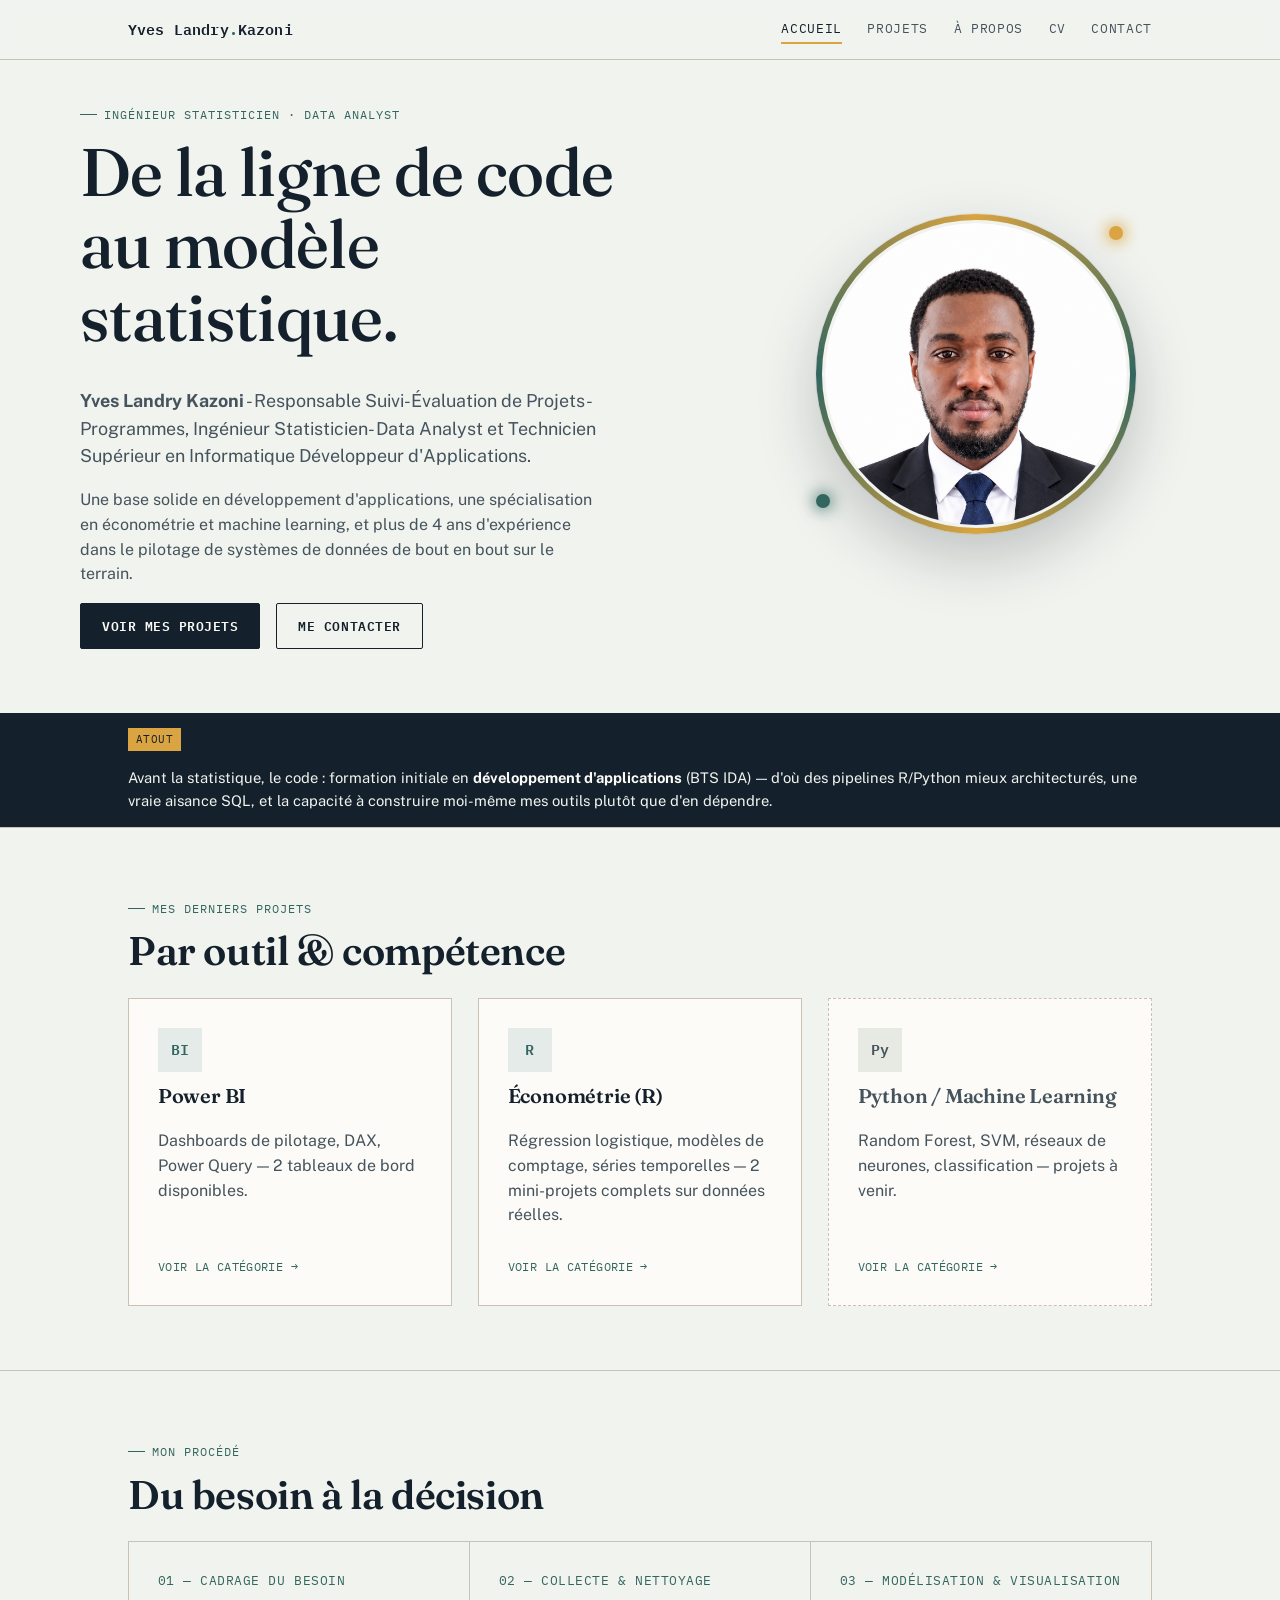
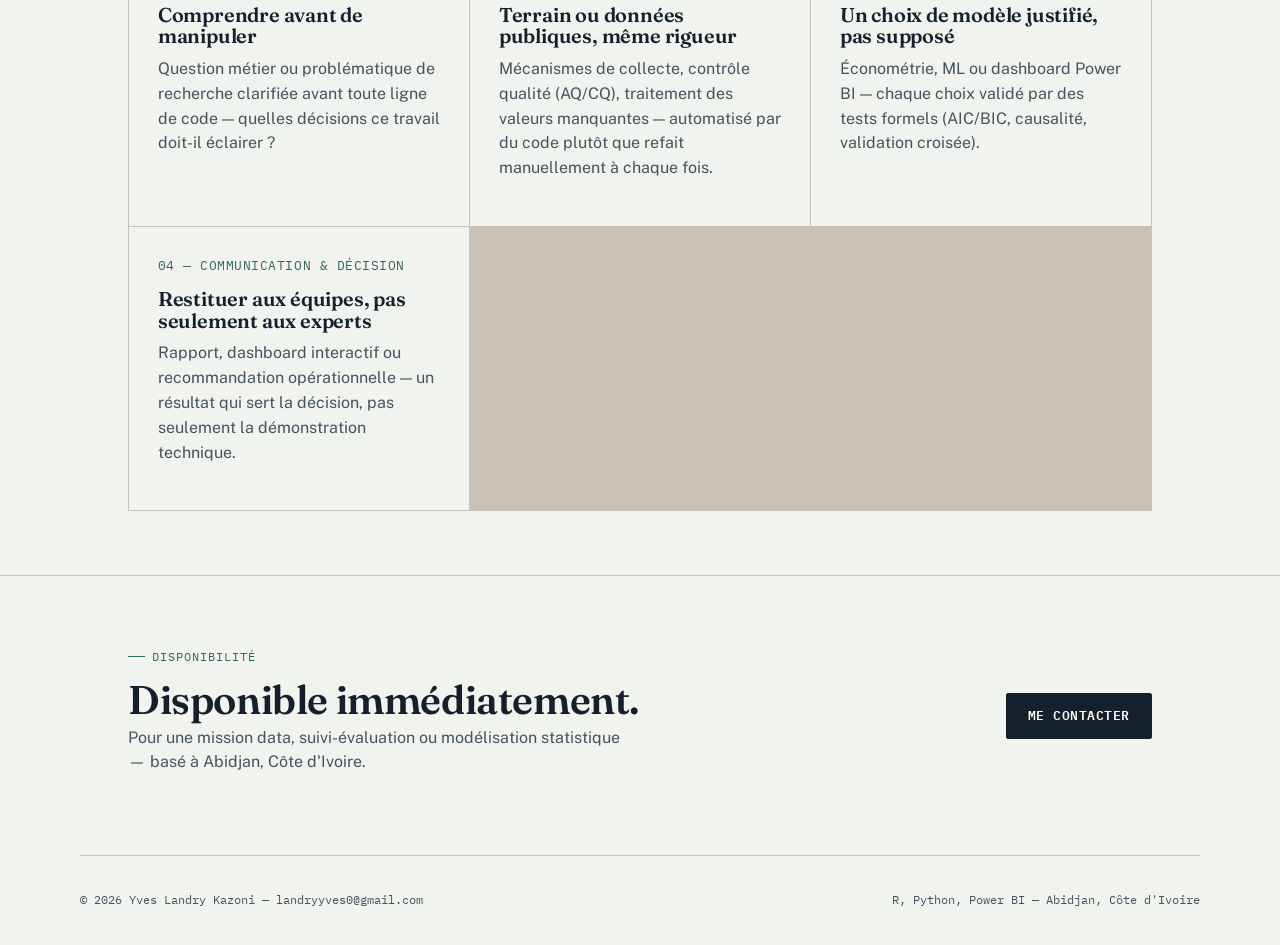
<file: index.html>
<!DOCTYPE html>
<html lang="fr">
<head>
<meta charset="UTF-8">
<meta name="viewport" content="width=device-width, initial-scale=1.0">
<title>Yves Landry Kazoni — Ingénieur Statisticien &amp; Data Analyst</title>
<meta name="description" content="Portfolio de Yves Landry Kazoni — Ingénieur Statisticien / Data Analyst. Économétrie, Power BI, développement — de la ligne de code au modèle statistique.">
<link rel="preconnect" href="https://fonts.googleapis.com">
<link href="https://fonts.googleapis.com/css2?family=Fraunces:opsz,wght@9..144,400..600&family=Public+Sans:wght@400;500;600&family=IBM+Plex+Mono:wght@400;500;600&display=swap" rel="stylesheet">
<link rel="stylesheet" href="style.css">
</head>
<body>

<header class="site-header">
  <nav class="nav wrap">
    <a href="index.html" class="brand">Yves Landry<span>.</span>Kazoni</a>
    <button class="nav-toggle" aria-expanded="false" aria-label="Ouvrir le menu">Menu</button>
    <ul class="nav-links">
      <li><a href="index.html" aria-current="page">Accueil</a></li>
      <li><a href="projets.html">Projets</a></li>
      <li><a href="a-propos.html">À propos</a></li>
      <li><a href="cv.html">CV</a></li>
      <li><a href="contact.html">Contact</a></li>
    </ul>
  </nav>
</header>

<main>
  <section class="hero wrap">

    <!-- Texte à gauche -->
    <div class="hero-content">
      <p class="eyebrow">
        Ingénieur Statisticien · Data Analyst
      </p>

      <h1>
        De la ligne de code<br>
        au modèle statistique.
      </h1>

      <p class="lede">
        <strong>Yves Landry Kazoni</strong> - Responsable
        Suivi-Évaluation de Projets-Programmes, Ingénieur Statisticien-
        Data Analyst et Technicien Supérieur en Informatique
        Développeur d'Applications.
      </p>

      <p class="description">
        Une base solide en développement d'applications, une spécialisation
        en économétrie et machine learning, et plus de 4 ans d'expérience
        dans le pilotage de systèmes de données de bout en bout sur le terrain.
      </p>

      <div class="hero-actions">
        <a href="#projets" class="btn btn-primary">
          Voir mes projets
        </a>

        <a href="#contact" class="btn btn-secondary">
          Me contacter
        </a>
      </div>
    </div>

    <!-- Photo à droite -->
    <div class="hero-photo">
      <div class="photo-frame">
        <img
          src="images/PhotoId.png"
          alt="Yves Landry Kazoni — Ingénieur Statisticien et Data Analyst"
        >
      </div>
    </div>

  </section>

  <section class="highlight-strip">
    <div class="wrap">
      <span class="badge-dev">Atout</span>
      <p>Avant la statistique, le code : formation initiale en <strong>développement
         d'applications</strong> (BTS IDA) — d'où des pipelines R/Python mieux
         architecturés, une vraie aisance SQL, et la capacité à construire
         moi-même mes outils plutôt que d'en dépendre.</p>
    </div>
  </section>

  <section class="section-border-top" id="projets">
    <div class="wrap">
      <p class="eyebrow">Mes derniers projets</p>
      <h2 style="margin-bottom:1.6rem;">Par outil &amp; compétence</h2>
      <div class="category-grid">

        <a href="powerbi.html" class="category-card">
          <span class="category-icon">BI</span>
          <h3>Power BI</h3>
          <p>Dashboards de pilotage, DAX, Power Query — 2 tableaux de bord
             disponibles.</p>
          <span class="cta">Voir la catégorie →</span>
        </a>

        <a href="econometrie.html" class="category-card">
          <span class="category-icon">R</span>
          <h3>Économétrie (R)</h3>
          <p>Régression logistique, modèles de comptage, séries temporelles —
             2 mini-projets complets sur données réelles.</p>
          <span class="cta">Voir la catégorie →</span>
        </a>

        <a href="machine-learning.html" class="category-card is-soon">
          <span class="category-icon">Py</span>
          <h3>Python / Machine Learning</h3>
          <p>Random Forest, SVM, réseaux de neurones, classification —
             projets à venir.</p>
          <span class="cta">Voir la catégorie →</span>
        </a>

      </div>
    </div>
  </section>

  <section class="section-border-top">
    <div class="wrap">
      <p class="eyebrow">Mon procédé</p>
      <h2 style="margin-bottom:1.6rem;">Du besoin à la décision</h2>
      <div class="pillars">
        <div class="pillar">
          <p class="mono">01 — Cadrage du besoin</p>
          <h3>Comprendre avant de manipuler</h3>
          <p>Question métier ou problématique de recherche clarifiée avant
             toute ligne de code — quelles décisions ce travail doit-il
             éclairer ?</p>
        </div>
        <div class="pillar">
          <p class="mono">02 — Collecte &amp; nettoyage</p>
          <h3>Terrain ou données publiques, même rigueur</h3>
          <p>Mécanismes de collecte, contrôle qualité (AQ/CQ), traitement des
             valeurs manquantes — automatisé par du code plutôt que refait
             manuellement à chaque fois.</p>
        </div>
        <div class="pillar">
          <p class="mono">03 — Modélisation &amp; visualisation</p>
          <h3>Un choix de modèle justifié, pas supposé</h3>
          <p>Économétrie, ML ou dashboard Power BI — chaque choix validé par
             des tests formels (AIC/BIC, causalité, validation croisée).</p>
        </div>
        <div class="pillar">
          <p class="mono">04 — Communication &amp; décision</p>
          <h3>Restituer aux équipes, pas seulement aux experts</h3>
          <p>Rapport, dashboard interactif ou recommandation opérationnelle —
             un résultat qui sert la décision, pas seulement la démonstration
             technique.</p>
        </div>
      </div>
    </div>
  </section>

  <section class="section-border-top" id="contact">
    <div class="wrap" style="display:flex; justify-content:space-between; align-items:center; flex-wrap:wrap; gap:1.2rem;">
      <div>
        <p class="eyebrow">Disponibilité</p>
        <h2 style="margin-bottom:0.3rem;">Disponible immédiatement.</h2>
        <p class="lede" style="max-width:50ch;">Pour une mission data, suivi-évaluation ou modélisation
           statistique — basé à Abidjan, Côte d'Ivoire.</p>
      </div>
      <a href="contact.html" class="btn btn-primary">Me contacter</a>
    </div>
  </section>

</main>

<footer class="site-footer wrap">
  <span>© 2026 Yves Landry Kazoni — landryyves0@gmail.com</span>
  <span>R, Python, Power BI — Abidjan, Côte d'Ivoire</span>
</footer>

<script src="script.js"></script>
</body>
</html>
</file>
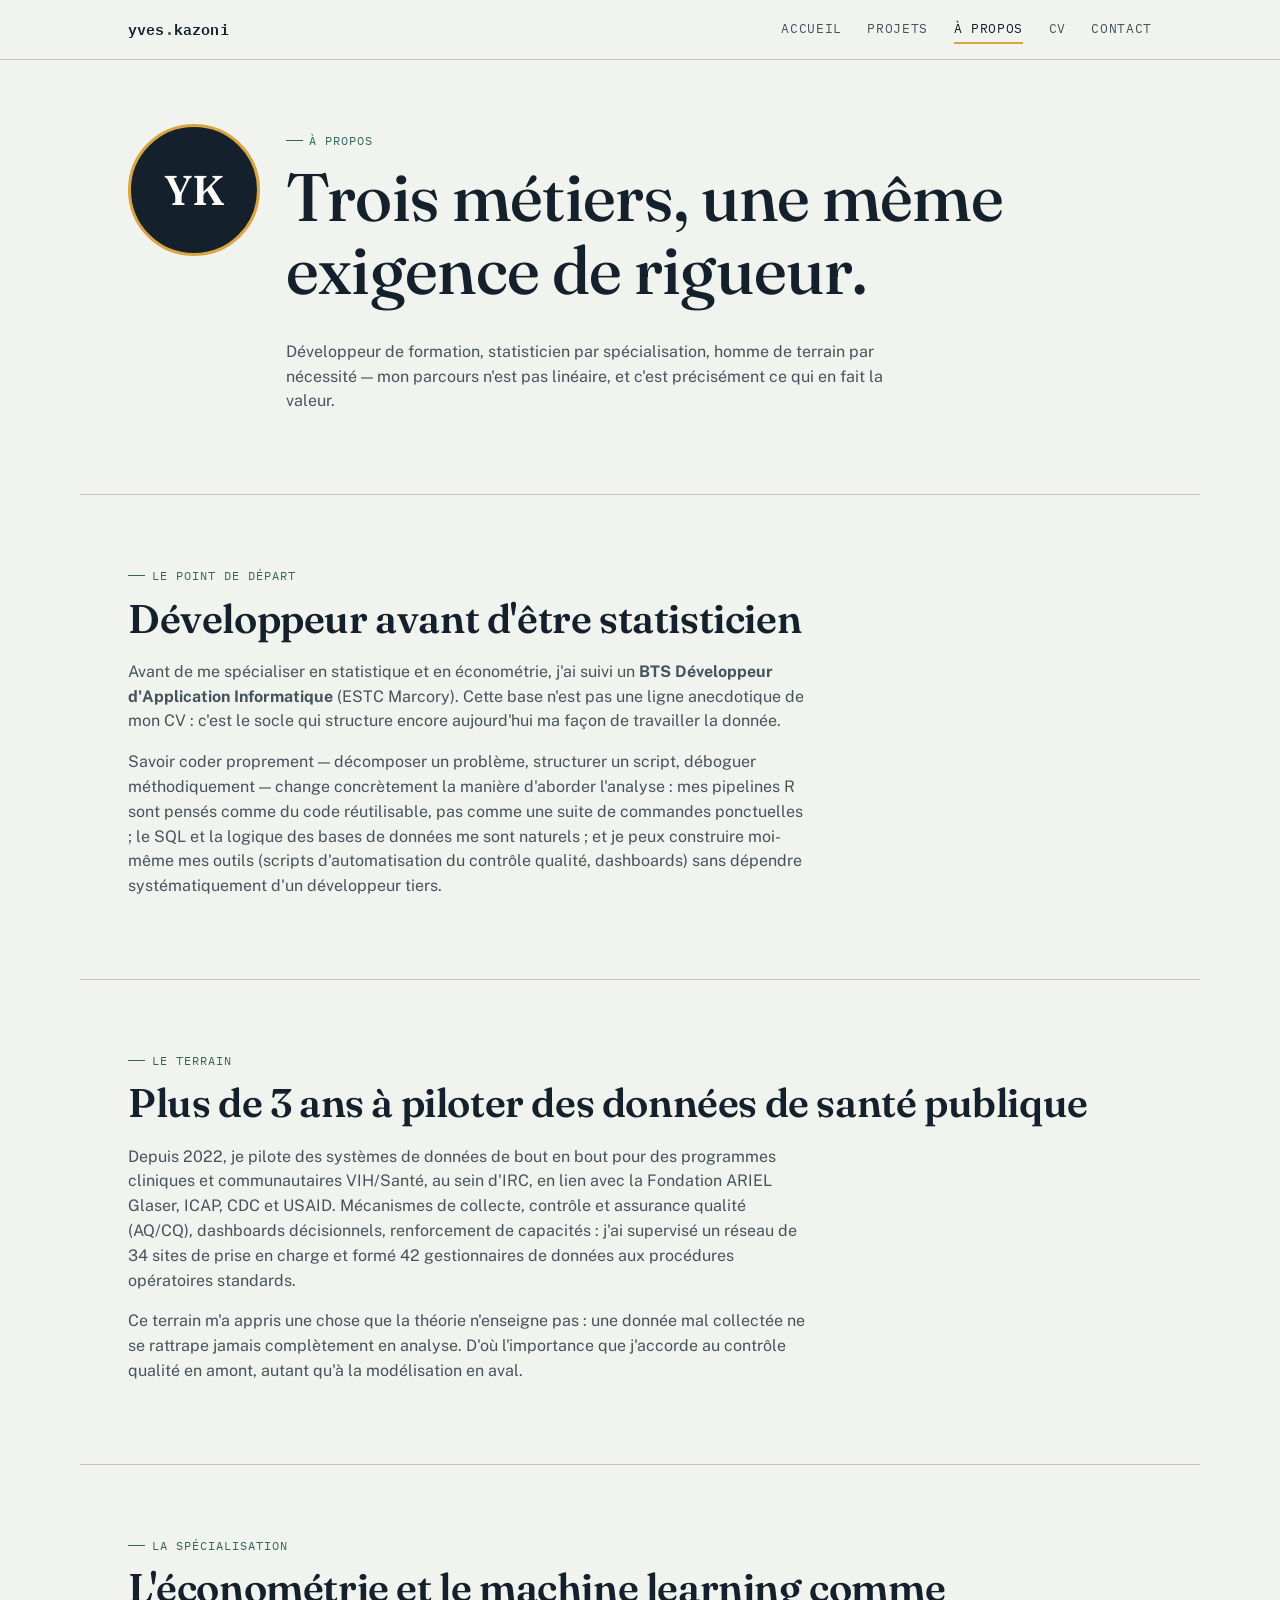
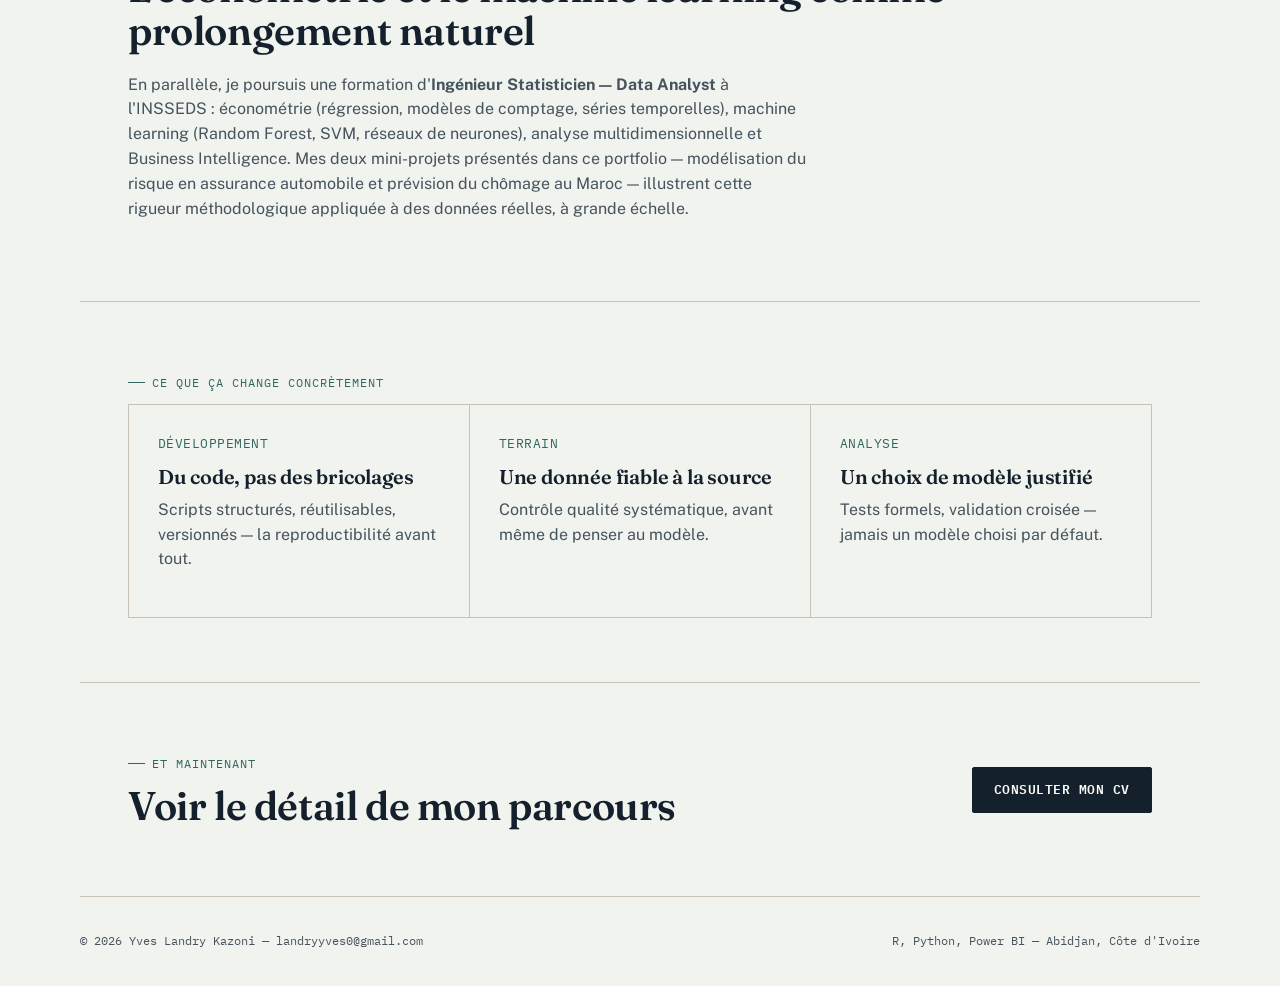
<file: a-propos.html>
<!DOCTYPE html>
<html lang="fr">
<head>
<meta charset="UTF-8">
<meta name="viewport" content="width=device-width, initial-scale=1.0">
<title>À propos — Yves Landry Kazoni</title>
<meta name="description" content="Parcours de Yves Landry Kazoni — du développement d'applications au suivi-évaluation et à l'économétrie.">
<link rel="preconnect" href="https://fonts.googleapis.com">
<link href="https://fonts.googleapis.com/css2?family=Fraunces:opsz,wght@9..144,400..600&family=Public+Sans:wght@400;500;600&family=IBM+Plex+Mono:wght@400;500;600&display=swap" rel="stylesheet">
<link rel="stylesheet" href="style.css">
</head>
<body>

<header class="site-header">
  <nav class="nav wrap">
    <a href="index.html" class="brand">yves<span>.</span>kazoni</a>
    <button class="nav-toggle" aria-expanded="false" aria-label="Ouvrir le menu">Menu</button>
    <ul class="nav-links">
      <li><a href="index.html">Accueil</a></li>
      <li><a href="projets.html">Projets</a></li>
      <li><a href="a-propos.html" aria-current="page">À propos</a></li>
      <li><a href="cv.html">CV</a></li>
      <li><a href="contact.html">Contact</a></li>
    </ul>
  </nav>
</header>

<main>
  <section class="wrap" style="padding-top: clamp(2.5rem, 5vw, 4rem);">
    <div style="display:flex; gap: 1.6rem; align-items:flex-start; flex-wrap:wrap;">
      <div class="avatar">YK</div>
      <div style="flex:1; min-width: 260px;">
        <p class="eyebrow">À propos</p>
        <h1>Trois métiers, une même exigence de rigueur.</h1>
        <p class="lede" style="max-width: 64ch;">Développeur de formation, statisticien par spécialisation,
           homme de terrain par nécessité — mon parcours n'est pas linéaire,
           et c'est précisément ce qui en fait la valeur.</p>
      </div>
    </div>
  </section>

  <section class="wrap section-border-top">
    <p class="eyebrow">Le point de départ</p>
    <h2>Développeur avant d'être statisticien</h2>
    <p class="lede" style="max-width: 68ch;">Avant de me spécialiser en statistique et en économétrie, j'ai suivi un
       <strong>BTS Développeur d'Application Informatique</strong> (ESTC Marcory).
       Cette base n'est pas une ligne anecdotique de mon CV : c'est le socle
       qui structure encore aujourd'hui ma façon de travailler la donnée.</p>
    <p class="lede" style="max-width: 68ch;">Savoir coder proprement — décomposer un problème, structurer un script,
       déboguer méthodiquement — change concrètement la manière d'aborder
       l'analyse : mes pipelines R sont pensés comme du code réutilisable, pas
       comme une suite de commandes ponctuelles ; le SQL et la logique des
       bases de données me sont naturels ; et je peux construire moi-même mes
       outils (scripts d'automatisation du contrôle qualité, dashboards) sans
       dépendre systématiquement d'un développeur tiers.</p>
  </section>

  <section class="wrap section-border-top">
    <p class="eyebrow">Le terrain</p>
    <h2>Plus de 3 ans à piloter des données de santé publique</h2>
    <p class="lede" style="max-width: 68ch;">Depuis 2022, je pilote des systèmes de données de bout en bout pour des
       programmes cliniques et communautaires VIH/Santé, au sein d'IRC, en
       lien avec la Fondation ARIEL Glaser, ICAP, CDC et USAID. Mécanismes de
       collecte, contrôle et assurance qualité (AQ/CQ), dashboards
       décisionnels, renforcement de capacités : j'ai supervisé un réseau de
       34 sites de prise en charge et formé 42 gestionnaires de données aux
       procédures opératoires standards.</p>
    <p class="lede" style="max-width: 68ch;">Ce terrain m'a appris une chose que la théorie n'enseigne pas : une
       donnée mal collectée ne se rattrape jamais complètement en analyse.
       D'où l'importance que j'accorde au contrôle qualité en amont, autant
       qu'à la modélisation en aval.</p>
  </section>

  <section class="wrap section-border-top">
    <p class="eyebrow">La spécialisation</p>
    <h2>L'économétrie et le machine learning comme prolongement naturel</h2>
    <p class="lede" style="max-width: 68ch;">En parallèle, je poursuis une formation d'<strong>Ingénieur Statisticien —
       Data Analyst</strong> à l'INSSEDS : économétrie (régression, modèles de
       comptage, séries temporelles), machine learning (Random Forest, SVM,
       réseaux de neurones), analyse multidimensionnelle et Business
       Intelligence. Mes deux mini-projets présentés dans ce portfolio —
       modélisation du risque en assurance automobile et prévision du
       chômage au Maroc — illustrent cette rigueur méthodologique appliquée
       à des données réelles, à grande échelle.</p>
  </section>

  <section class="wrap section-border-top">
    <p class="eyebrow">Ce que ça change concrètement</p>
    <div class="pillars">
      <div class="pillar">
        <p class="mono">Développement</p>
        <h3>Du code, pas des bricolages</h3>
        <p>Scripts structurés, réutilisables, versionnés — la reproductibilité
           avant tout.</p>
      </div>
      <div class="pillar">
        <p class="mono">Terrain</p>
        <h3>Une donnée fiable à la source</h3>
        <p>Contrôle qualité systématique, avant même de penser au modèle.</p>
      </div>
      <div class="pillar">
        <p class="mono">Analyse</p>
        <h3>Un choix de modèle justifié</h3>
        <p>Tests formels, validation croisée — jamais un modèle choisi par
           défaut.</p>
      </div>
    </div>
  </section>

  <section class="wrap section-border-top" style="display:flex; justify-content:space-between; align-items:center; flex-wrap:wrap; gap:1.2rem;">
    <div>
      <p class="eyebrow">Et maintenant</p>
      <h2 style="margin-bottom:0.3rem;">Voir le détail de mon parcours</h2>
    </div>
    <a href="cv.html" class="btn btn-primary">Consulter mon CV</a>
  </section>
</main>

<footer class="site-footer wrap">
  <span>© 2026 Yves Landry Kazoni — landryyves0@gmail.com</span>
  <span>R, Python, Power BI — Abidjan, Côte d'Ivoire</span>
</footer>

<script src="script.js"></script>
</body>
</html>
</file>
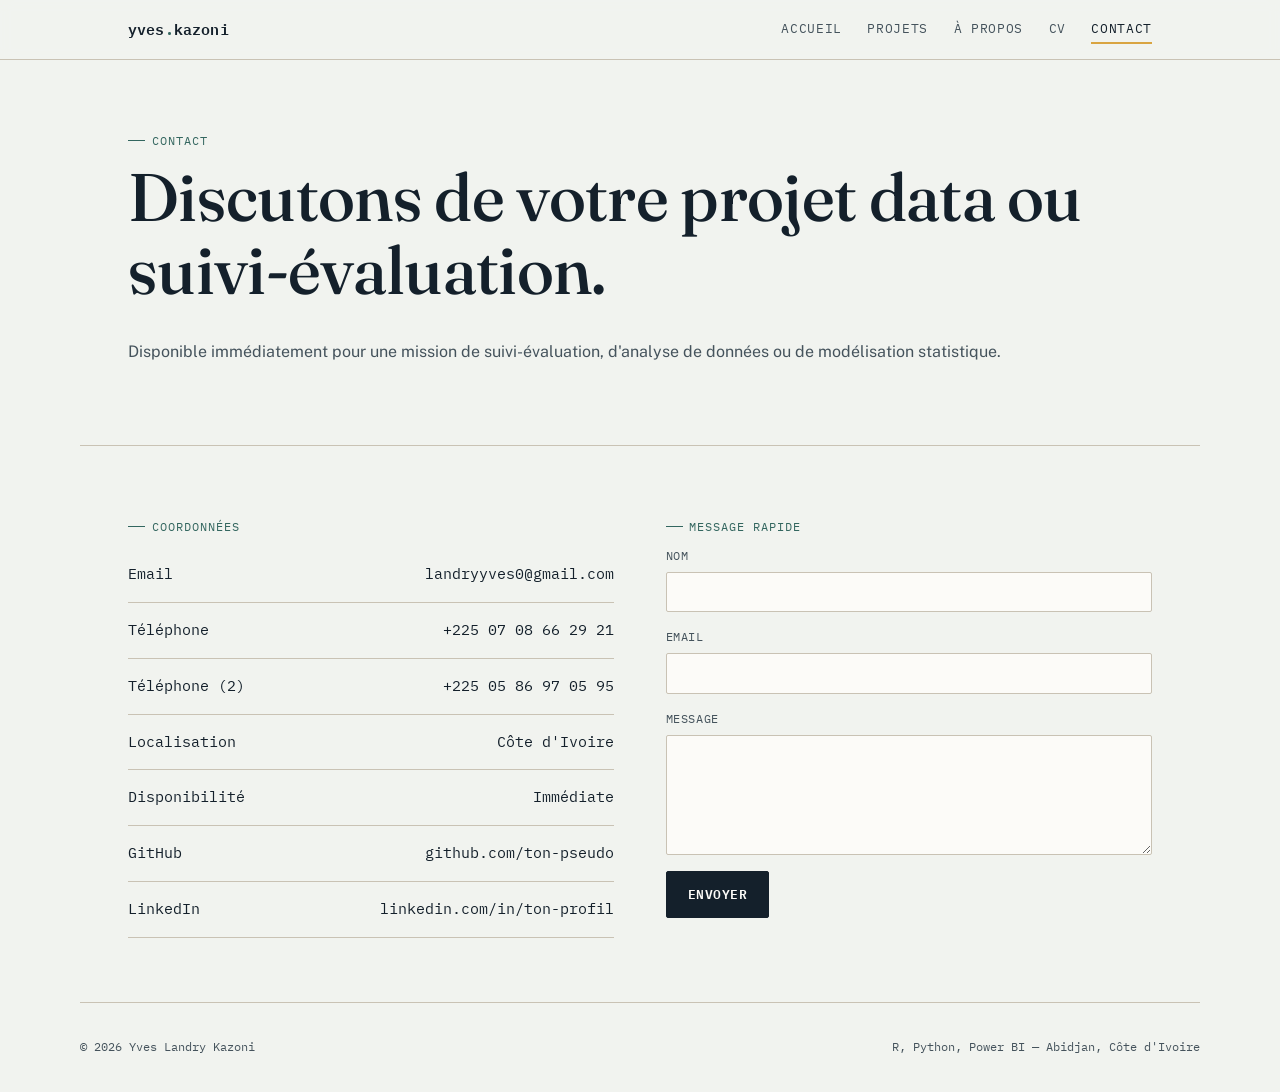
<file: contact.html>
<!DOCTYPE html>
<html lang="fr">
<head>
<meta charset="UTF-8">
<meta name="viewport" content="width=device-width, initial-scale=1.0">
<title>Contact — Yves Landry Kazoni</title>
<meta name="description" content="Contact — Yves Landry Kazoni, Ingénieur Statisticien / Data Analyst, Abidjan, Côte d'Ivoire.">
<link rel="preconnect" href="https://fonts.googleapis.com">
<link href="https://fonts.googleapis.com/css2?family=Fraunces:opsz,wght@9..144,400..600&family=Public+Sans:wght@400;500;600&family=IBM+Plex+Mono:wght@400;500;600&display=swap" rel="stylesheet">
<link rel="stylesheet" href="style.css">
</head>
<body>

<header class="site-header">
  <nav class="nav wrap">
    <a href="index.html" class="brand">yves<span>.</span>kazoni</a>
    <button class="nav-toggle" aria-expanded="false" aria-label="Ouvrir le menu">Menu</button>
    <ul class="nav-links">
      <li><a href="index.html">Accueil</a></li>
      <li><a href="projets.html">Projets</a></li>
      <li><a href="a-propos.html">À propos</a></li>
      <li><a href="cv.html">CV</a></li>
      <li><a href="contact.html" aria-current="page">Contact</a></li>
    </ul>
  </nav>
</header>

<main>
  <section class="wrap" style="padding-top: clamp(2.5rem, 5vw, 4rem);">
    <p class="eyebrow">Contact</p>
    <h1>Discutons de votre projet data ou suivi-évaluation.</h1>
    <p class="lede">Disponible immédiatement pour une mission de suivi-évaluation, d'analyse
       de données ou de modélisation statistique.</p>
  </section>

  <section class="wrap section-border-top">
    <div class="contact-grid">
      <div>
        <p class="eyebrow">Coordonnées</p>
        <ul class="contact-list">
          <li><span>Email</span><a href="mailto:landryyves0@gmail.com">landryyves0@gmail.com</a></li>
          <li><span>Téléphone</span><a href="tel:+2250708662921">+225 07 08 66 29 21</a></li>
          <li><span>Téléphone (2)</span><a href="tel:+2250586970595">+225 05 86 97 05 95</a></li>
          <li><span>Localisation</span><span>Côte d'Ivoire</span></li>
          <li><span>Disponibilité</span><span>Immédiate</span></li>
          <li><span>GitHub</span><a href="#" target="_blank" rel="noopener">github.com/ton-pseudo</a></li>
          <li><span>LinkedIn</span><a href="#" target="_blank" rel="noopener">linkedin.com/in/ton-profil</a></li>
        </ul>
      </div>

      <div>
        <p class="eyebrow">Message rapide</p>
        <form class="contact-form" action="mailto:landryyves0@gmail.com" method="post" enctype="text/plain">
          <div class="field">
            <label for="name">Nom</label>
            <input type="text" id="name" name="name" required>
          </div>
          <div class="field">
            <label for="email">Email</label>
            <input type="email" id="email" name="email" required>
          </div>
          <div class="field">
            <label for="message">Message</label>
            <textarea id="message" name="message" required></textarea>
          </div>
          <button type="submit" class="btn btn-primary" style="align-self:flex-start;">Envoyer</button>
        </form>
      </div>
    </div>
  </section>
</main>

<footer class="site-footer wrap">
  <span>© 2026 Yves Landry Kazoni</span>
  <span>R, Python, Power BI — Abidjan, Côte d'Ivoire</span>
</footer>

<script src="script.js"></script>
</body>
</html>
</file>
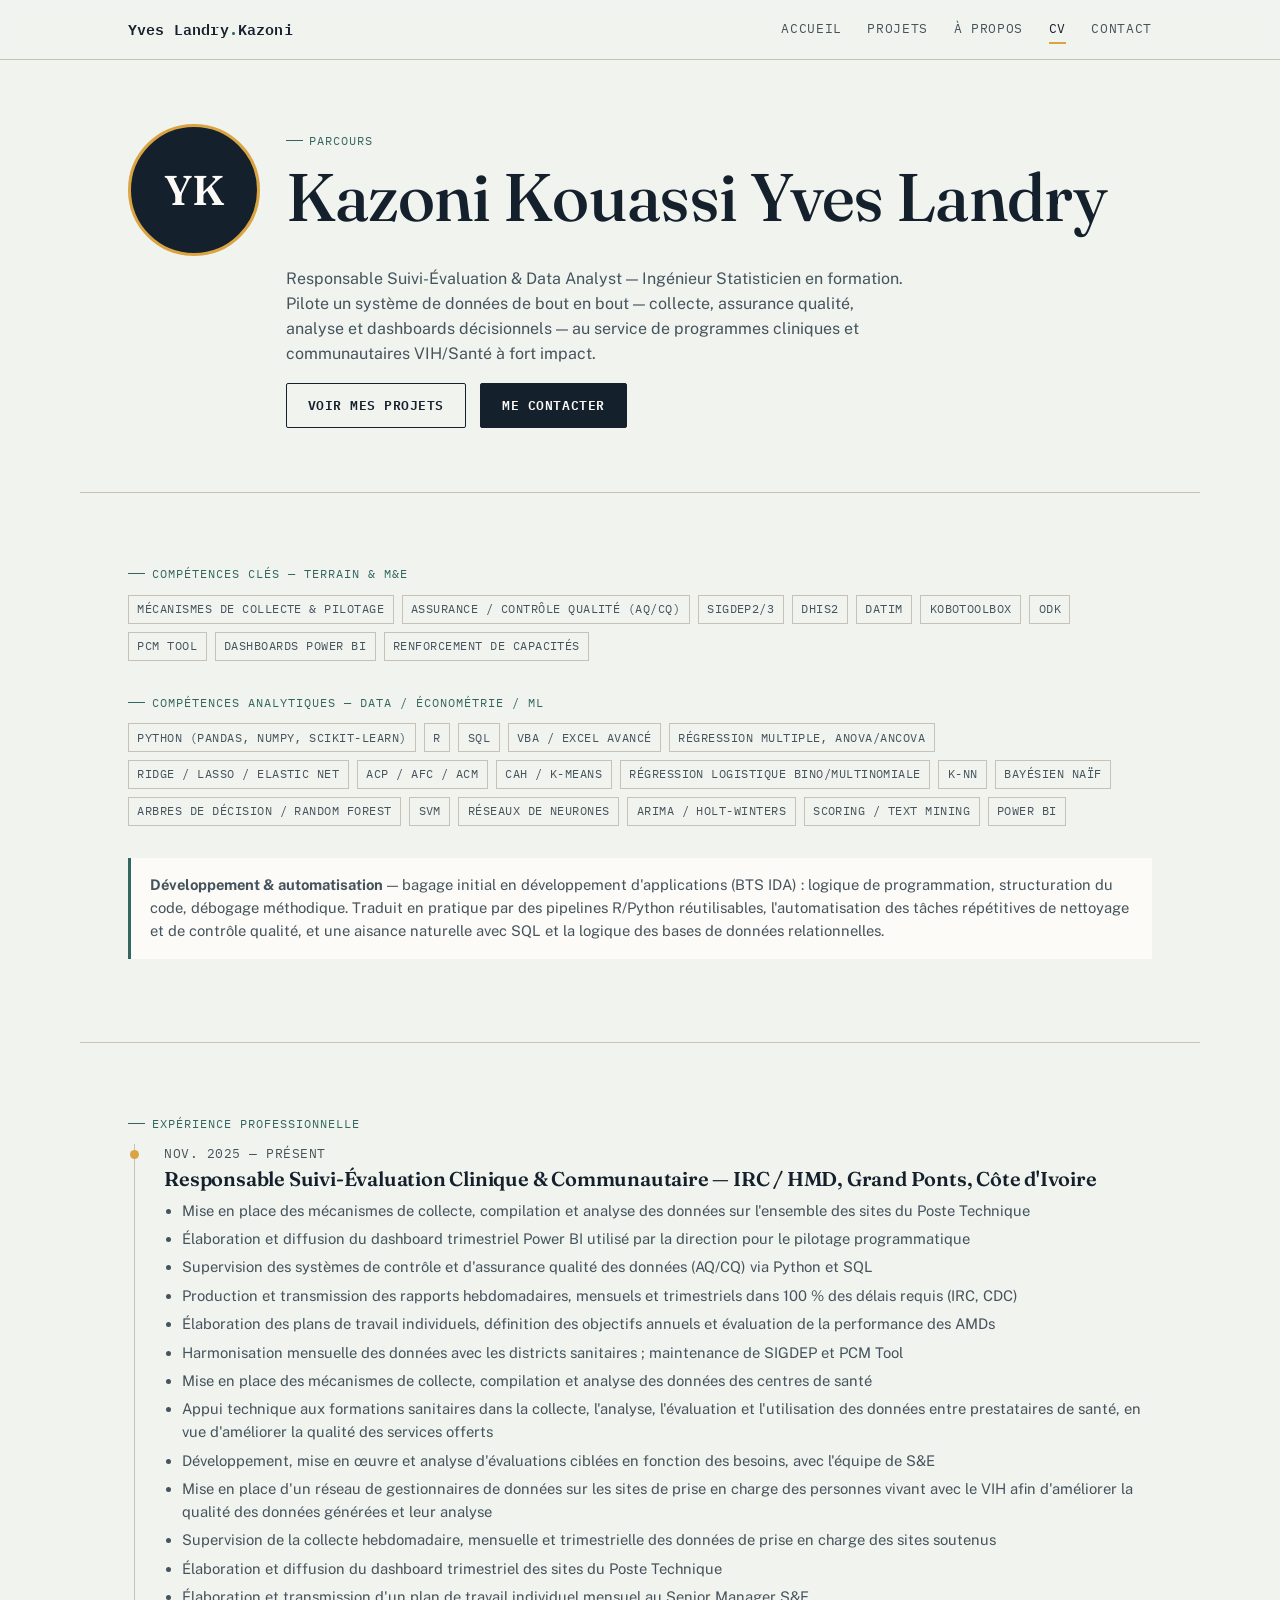
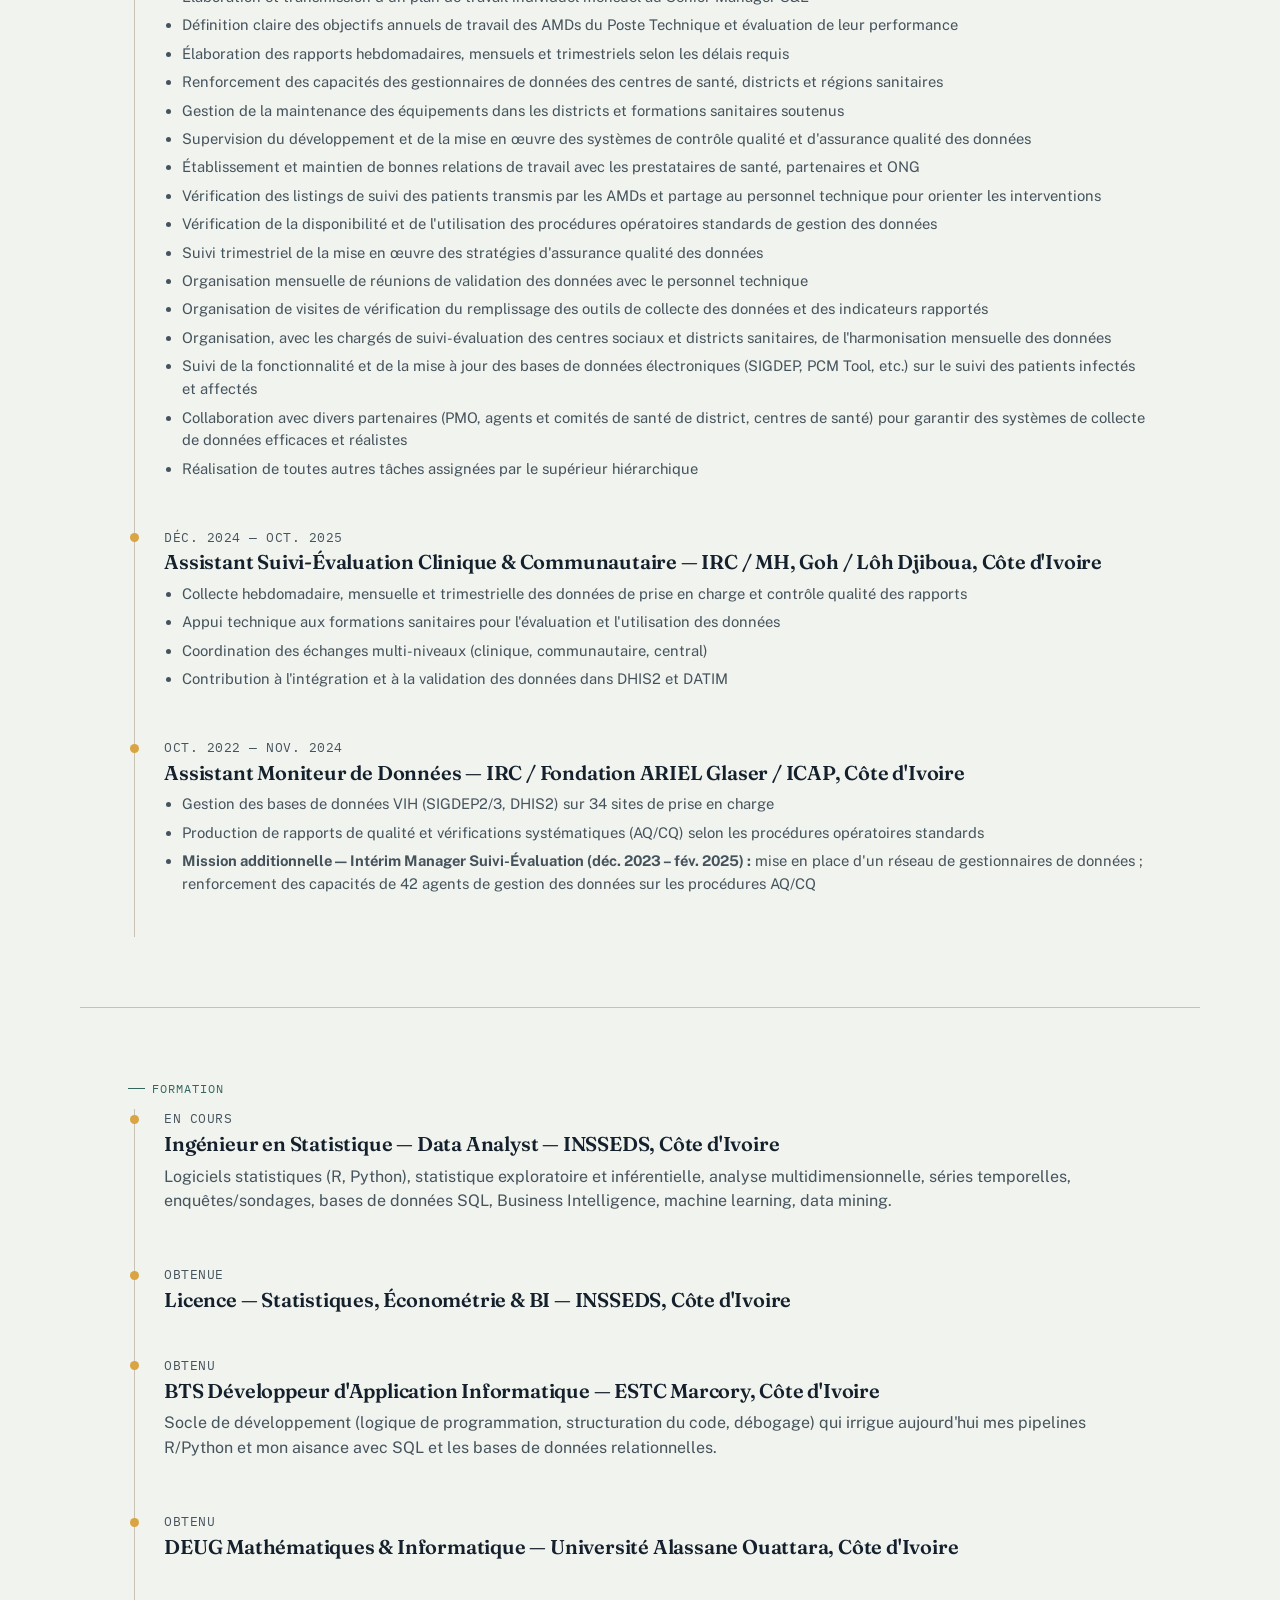
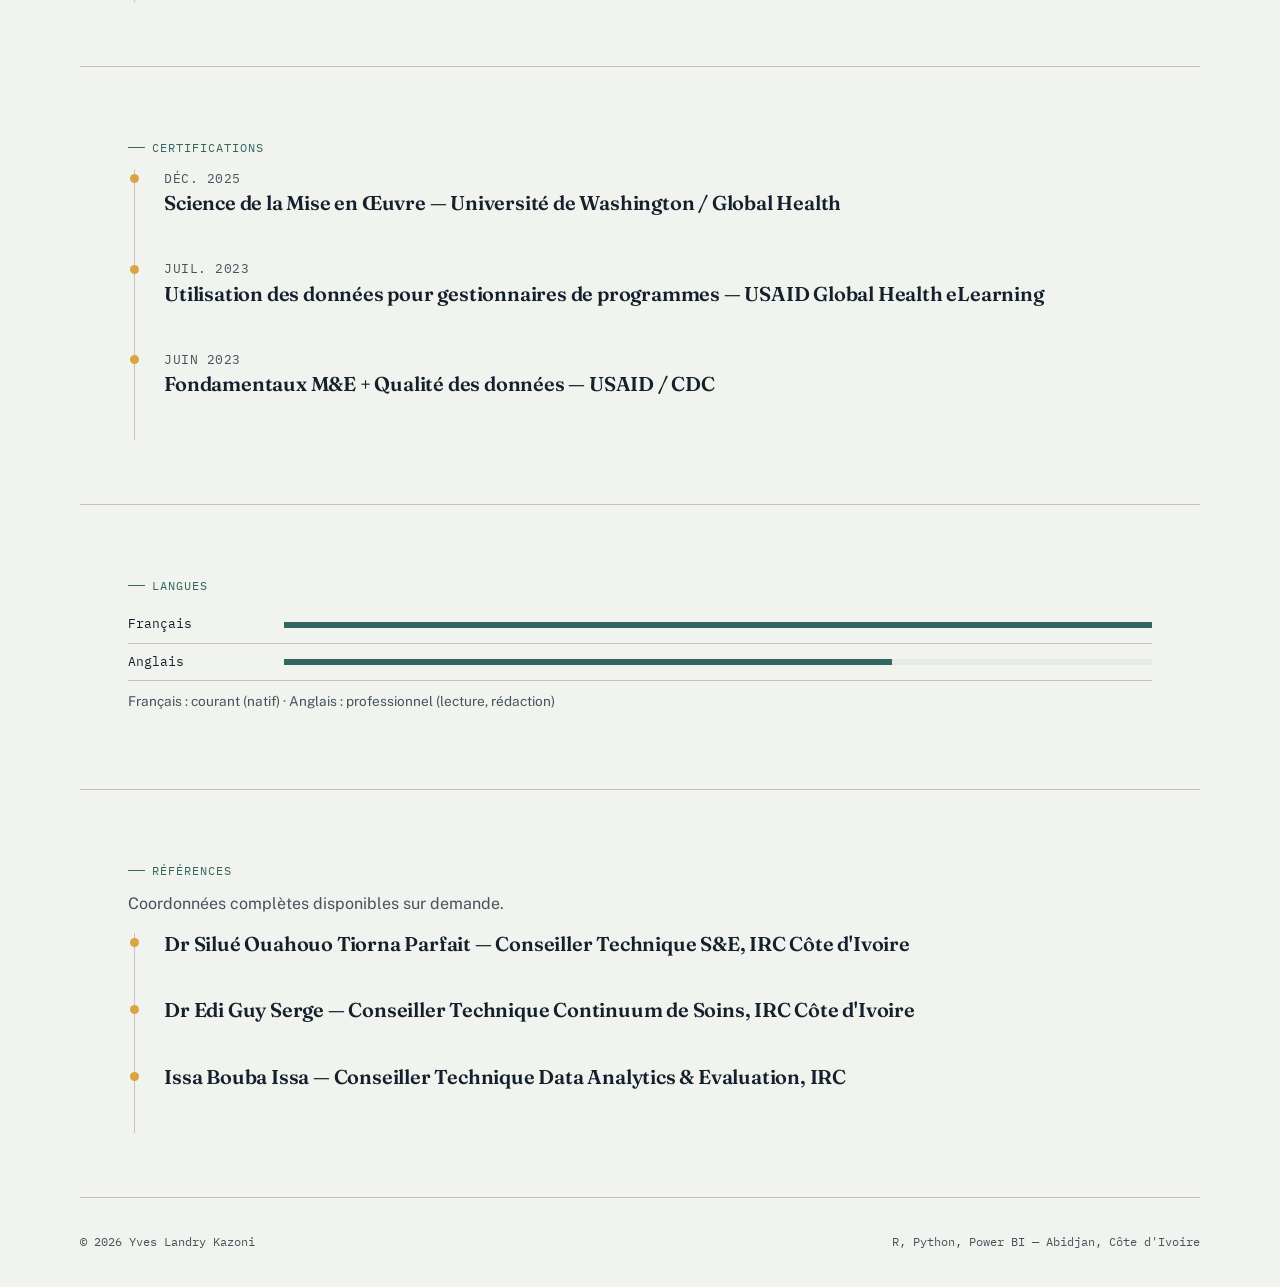
<file: cv.html>
<!DOCTYPE html>
<html lang="fr">
<head>
<meta charset="UTF-8">
<meta name="viewport" content="width=device-width, initial-scale=1.0">
<title>CV — Yves Landry Kazoni</title>
<meta name="description" content="CV de Yves Landry Kazoni — Responsable Suivi-Évaluation & Ingénieur Statisticien / Data Analyst.">
<link rel="preconnect" href="https://fonts.googleapis.com">
<link href="https://fonts.googleapis.com/css2?family=Fraunces:opsz,wght@9..144,400..600&family=Public+Sans:wght@400;500;600&family=IBM+Plex+Mono:wght@400;500;600&display=swap" rel="stylesheet">
<link rel="stylesheet" href="style.css">
</head>
<body>

<header class="site-header">
  <nav class="nav wrap">
    <a href="index.html" class="brand">Yves Landry<span>.</span>Kazoni</a>
    <button class="nav-toggle" aria-expanded="false" aria-label="Ouvrir le menu">Menu</button>
    <ul class="nav-links">
      <li><a href="index.html">Accueil</a></li>
      <li><a href="projets.html">Projets</a></li>
      <li><a href="a-propos.html">À propos</a></li>
      <li><a href="cv.html" aria-current="page">CV</a></li>
      <li><a href="contact.html">Contact</a></li>
    </ul>
  </nav>
</header>

<main>
  <section class="wrap" style="padding-top: clamp(2.5rem, 5vw, 4rem);">
    <div style="display:flex; gap: 1.6rem; align-items:flex-start; flex-wrap:wrap;">
      <div class="avatar">YK</div>
      <div style="flex:1; min-width: 260px;">
        <p class="eyebrow">Parcours</p>
        <h1>Kazoni Kouassi Yves Landry</h1>
        <p class="lede" style="max-width: 62ch;">Responsable Suivi-Évaluation &amp; Data Analyst — Ingénieur
           Statisticien en formation. Pilote un système de données de bout en bout —
           collecte, assurance qualité, analyse et dashboards décisionnels — au service
           de programmes cliniques et communautaires VIH/Santé à fort impact.</p>
        <div class="btn-row">
          <a href="projets.html" class="btn btn-ghost">Voir mes projets</a>
          <a href="contact.html" class="btn btn-primary">Me contacter</a>
        </div>
      </div>
    </div>
  </section>

  <section class="wrap section-border-top">
    <p class="eyebrow">Compétences clés — Terrain &amp; M&amp;E</p>
    <div class="skill-tags">
      <span class="tag">Mécanismes de collecte &amp; pilotage</span>
      <span class="tag">Assurance / Contrôle qualité (AQ/CQ)</span>
      <span class="tag">SIGDEP2/3</span><span class="tag">DHIS2</span><span class="tag">DATIM</span>
      <span class="tag">KoboToolbox</span><span class="tag">ODK</span><span class="tag">PCM Tool</span>
      <span class="tag">Dashboards Power BI</span><span class="tag">Renforcement de capacités</span>
    </div>

    <p class="eyebrow" style="margin-top:2rem;">Compétences analytiques — Data / Économétrie / ML</p>
    <div class="skill-tags">
      <span class="tag">Python (pandas, numpy, scikit-learn)</span><span class="tag">R</span>
      <span class="tag">SQL</span><span class="tag">VBA / Excel avancé</span>
      <span class="tag">Régression multiple, ANOVA/ANCOVA</span>
      <span class="tag">Ridge / Lasso / Elastic Net</span>
      <span class="tag">ACP / AFC / ACM</span><span class="tag">CAH / K-means</span>
      <span class="tag">Régression logistique bino/multinomiale</span>
      <span class="tag">k-NN</span><span class="tag">Bayésien naïf</span>
      <span class="tag">Arbres de décision / Random Forest</span><span class="tag">SVM</span>
      <span class="tag">Réseaux de neurones</span>
      <span class="tag">ARIMA / Holt-Winters</span>
      <span class="tag">Scoring / Text mining</span><span class="tag">Power BI</span>
    </div>

    <div class="callout" style="margin-top:2rem;">
      <p><strong>Développement &amp; automatisation</strong> — bagage initial en
         développement d'applications (BTS IDA) : logique de programmation,
         structuration du code, débogage méthodique. Traduit en pratique par
         des pipelines R/Python réutilisables, l'automatisation des tâches
         répétitives de nettoyage et de contrôle qualité, et une aisance
         naturelle avec SQL et la logique des bases de données relationnelles.</p>
    </div>
  </section>

  <section class="wrap section-border-top">
    <p class="eyebrow">Expérience professionnelle</p>
    <div class="timeline">

      <div class="timeline-item exp-block">
        <span class="mono">Nov. 2025 — Présent</span>
        <h3>Responsable Suivi-Évaluation Clinique &amp; Communautaire — IRC / HMD, Grand Ponts, Côte d'Ivoire</h3>
        <ul>
          <li>Mise en place des mécanismes de collecte, compilation et analyse des données sur l'ensemble des sites du Poste Technique</li>
          <li>Élaboration et diffusion du dashboard trimestriel Power BI utilisé par la direction pour le pilotage programmatique</li>
          <li>Supervision des systèmes de contrôle et d'assurance qualité des données (AQ/CQ) via Python et SQL</li>
          <li>Production et transmission des rapports hebdomadaires, mensuels et trimestriels dans 100 % des délais requis (IRC, CDC)</li>
          <li>Élaboration des plans de travail individuels, définition des objectifs annuels et évaluation de la performance des AMDs</li>
          <li>Harmonisation mensuelle des données avec les districts sanitaires ; maintenance de SIGDEP et PCM Tool</li>
          <li>Mise en place des mécanismes de collecte, compilation et analyse des données des centres de santé</li>
          <li>Appui technique aux formations sanitaires dans la collecte, l'analyse, l'évaluation et l'utilisation des données entre prestataires de santé, en vue d'améliorer la qualité des services offerts</li>
          <li>Développement, mise en œuvre et analyse d'évaluations ciblées en fonction des besoins, avec l'équipe de S&amp;E</li>
          <li>Mise en place d'un réseau de gestionnaires de données sur les sites de prise en charge des personnes vivant avec le VIH afin d'améliorer la qualité des données générées et leur analyse</li>
          <li>Supervision de la collecte hebdomadaire, mensuelle et trimestrielle des données de prise en charge des sites soutenus</li>
          <li>Élaboration et diffusion du dashboard trimestriel des sites du Poste Technique</li>
          <li>Élaboration et transmission d'un plan de travail individuel mensuel au Senior Manager S&amp;E</li>
          <li>Définition claire des objectifs annuels de travail des AMDs du Poste Technique et évaluation de leur performance</li>
          <li>Élaboration des rapports hebdomadaires, mensuels et trimestriels selon les délais requis</li>
          <li>Renforcement des capacités des gestionnaires de données des centres de santé, districts et régions sanitaires</li>
          <li>Gestion de la maintenance des équipements dans les districts et formations sanitaires soutenus</li>
          <li>Supervision du développement et de la mise en œuvre des systèmes de contrôle qualité et d'assurance qualité des données</li>
          <li>Établissement et maintien de bonnes relations de travail avec les prestataires de santé, partenaires et ONG</li>
          <li>Vérification des listings de suivi des patients transmis par les AMDs et partage au personnel technique pour orienter les interventions</li>
          <li>Vérification de la disponibilité et de l'utilisation des procédures opératoires standards de gestion des données</li>
          <li>Suivi trimestriel de la mise en œuvre des stratégies d'assurance qualité des données</li>
          <li>Organisation mensuelle de réunions de validation des données avec le personnel technique</li>
          <li>Organisation de visites de vérification du remplissage des outils de collecte des données et des indicateurs rapportés</li>
          <li>Organisation, avec les chargés de suivi-évaluation des centres sociaux et districts sanitaires, de l'harmonisation mensuelle des données</li>
          <li>Suivi de la fonctionnalité et de la mise à jour des bases de données électroniques (SIGDEP, PCM Tool, etc.) sur le suivi des patients infectés et affectés</li>
          <li>Collaboration avec divers partenaires (PMO, agents et comités de santé de district, centres de santé) pour garantir des systèmes de collecte de données efficaces et réalistes</li>
          <li>Réalisation de toutes autres tâches assignées par le supérieur hiérarchique</li>
        </ul>
      </div>

      <div class="timeline-item exp-block">
        <span class="mono">Déc. 2024 — Oct. 2025</span>
        <h3>Assistant Suivi-Évaluation Clinique &amp; Communautaire — IRC / MH, Goh / Lôh Djiboua, Côte d'Ivoire</h3>
        <ul>
          <li>Collecte hebdomadaire, mensuelle et trimestrielle des données de prise en charge et contrôle qualité des rapports</li>
          <li>Appui technique aux formations sanitaires pour l'évaluation et l'utilisation des données</li>
          <li>Coordination des échanges multi-niveaux (clinique, communautaire, central)</li>
          <li>Contribution à l'intégration et à la validation des données dans DHIS2 et DATIM</li>
        </ul>
      </div>

      <div class="timeline-item exp-block">
        <span class="mono">Oct. 2022 — Nov. 2024</span>
        <h3>Assistant Moniteur de Données — IRC / Fondation ARIEL Glaser / ICAP, Côte d'Ivoire</h3>
        <ul>
          <li>Gestion des bases de données VIH (SIGDEP2/3, DHIS2) sur 34 sites de prise en charge</li>
          <li>Production de rapports de qualité et vérifications systématiques (AQ/CQ) selon les procédures opératoires standards</li>
          <li><strong>Mission additionnelle — Intérim Manager Suivi-Évaluation (déc. 2023 – fév. 2025) :</strong> mise en place d'un réseau de gestionnaires de données ; renforcement des capacités de 42 agents de gestion des données sur les procédures AQ/CQ</li>
        </ul>
      </div>

    </div>
  </section>

  <section class="wrap section-border-top">
    <p class="eyebrow">Formation</p>
    <div class="timeline">
      <div class="timeline-item">
        <span class="mono">En cours</span>
        <h3>Ingénieur en Statistique — Data Analyst — INSSEDS, Côte d'Ivoire</h3>
        <p>Logiciels statistiques (R, Python), statistique exploratoire et inférentielle,
           analyse multidimensionnelle, séries temporelles, enquêtes/sondages, bases de
           données SQL, Business Intelligence, machine learning, data mining.</p>
      </div>
      <div class="timeline-item">
        <span class="mono">Obtenue</span>
        <h3>Licence — Statistiques, Économétrie &amp; BI — INSSEDS, Côte d'Ivoire</h3>
      </div>
      <div class="timeline-item">
        <span class="mono">Obtenu</span>
        <h3>BTS Développeur d'Application Informatique — ESTC Marcory, Côte d'Ivoire</h3>
        <p>Socle de développement (logique de programmation, structuration du
           code, débogage) qui irrigue aujourd'hui mes pipelines R/Python et
           mon aisance avec SQL et les bases de données relationnelles.</p>
      </div>
      <div class="timeline-item">
        <span class="mono">Obtenu</span>
        <h3>DEUG Mathématiques &amp; Informatique — Université Alassane Ouattara, Côte d'Ivoire</h3>
      </div>
    </div>
  </section>

  <section class="wrap section-border-top">
    <p class="eyebrow">Certifications</p>
    <div class="timeline">
      <div class="timeline-item">
        <span class="mono">Déc. 2025</span>
        <h3>Science de la Mise en Œuvre — Université de Washington / Global Health</h3>
      </div>
      <div class="timeline-item">
        <span class="mono">Juil. 2023</span>
        <h3>Utilisation des données pour gestionnaires de programmes — USAID Global Health eLearning</h3>
      </div>
      <div class="timeline-item">
        <span class="mono">Juin 2023</span>
        <h3>Fondamentaux M&amp;E + Qualité des données — USAID / CDC</h3>
      </div>
    </div>
  </section>

  <section class="wrap section-border-top">
    <p class="eyebrow">Langues</p>
    <div class="skill-group">
      <div class="skill-row"><span class="skill-name">Français</span><div class="skill-bar"><span style="width:100%"></span></div></div>
      <div class="skill-row"><span class="skill-name">Anglais</span><div class="skill-bar"><span style="width:70%"></span></div></div>
    </div>
    <p style="margin-top:0.6rem; font-size:0.85rem;">Français : courant (natif) · Anglais : professionnel (lecture, rédaction)</p>
  </section>

  <section class="wrap section-border-top">
    <p class="eyebrow">Références</p>
    <p class="lede" style="max-width:60ch;">Coordonnées complètes disponibles sur demande.</p>
    <div class="timeline">
      <div class="timeline-item">
        <h3>Dr Silué Ouahouo Tiorna Parfait — Conseiller Technique S&amp;E, IRC Côte d'Ivoire</h3>
      </div>
      <div class="timeline-item">
        <h3>Dr Edi Guy Serge — Conseiller Technique Continuum de Soins, IRC Côte d'Ivoire</h3>
      </div>
      <div class="timeline-item">
        <h3>Issa Bouba Issa — Conseiller Technique Data Analytics &amp; Evaluation, IRC</h3>
      </div>
    </div>
  </section>
</main>

<footer class="site-footer wrap">
  <span>© 2026 Yves Landry Kazoni</span>
  <span>R, Python, Power BI — Abidjan, Côte d'Ivoire</span>
</footer>

<script src="script.js"></script>
</body>
</html>
</file>
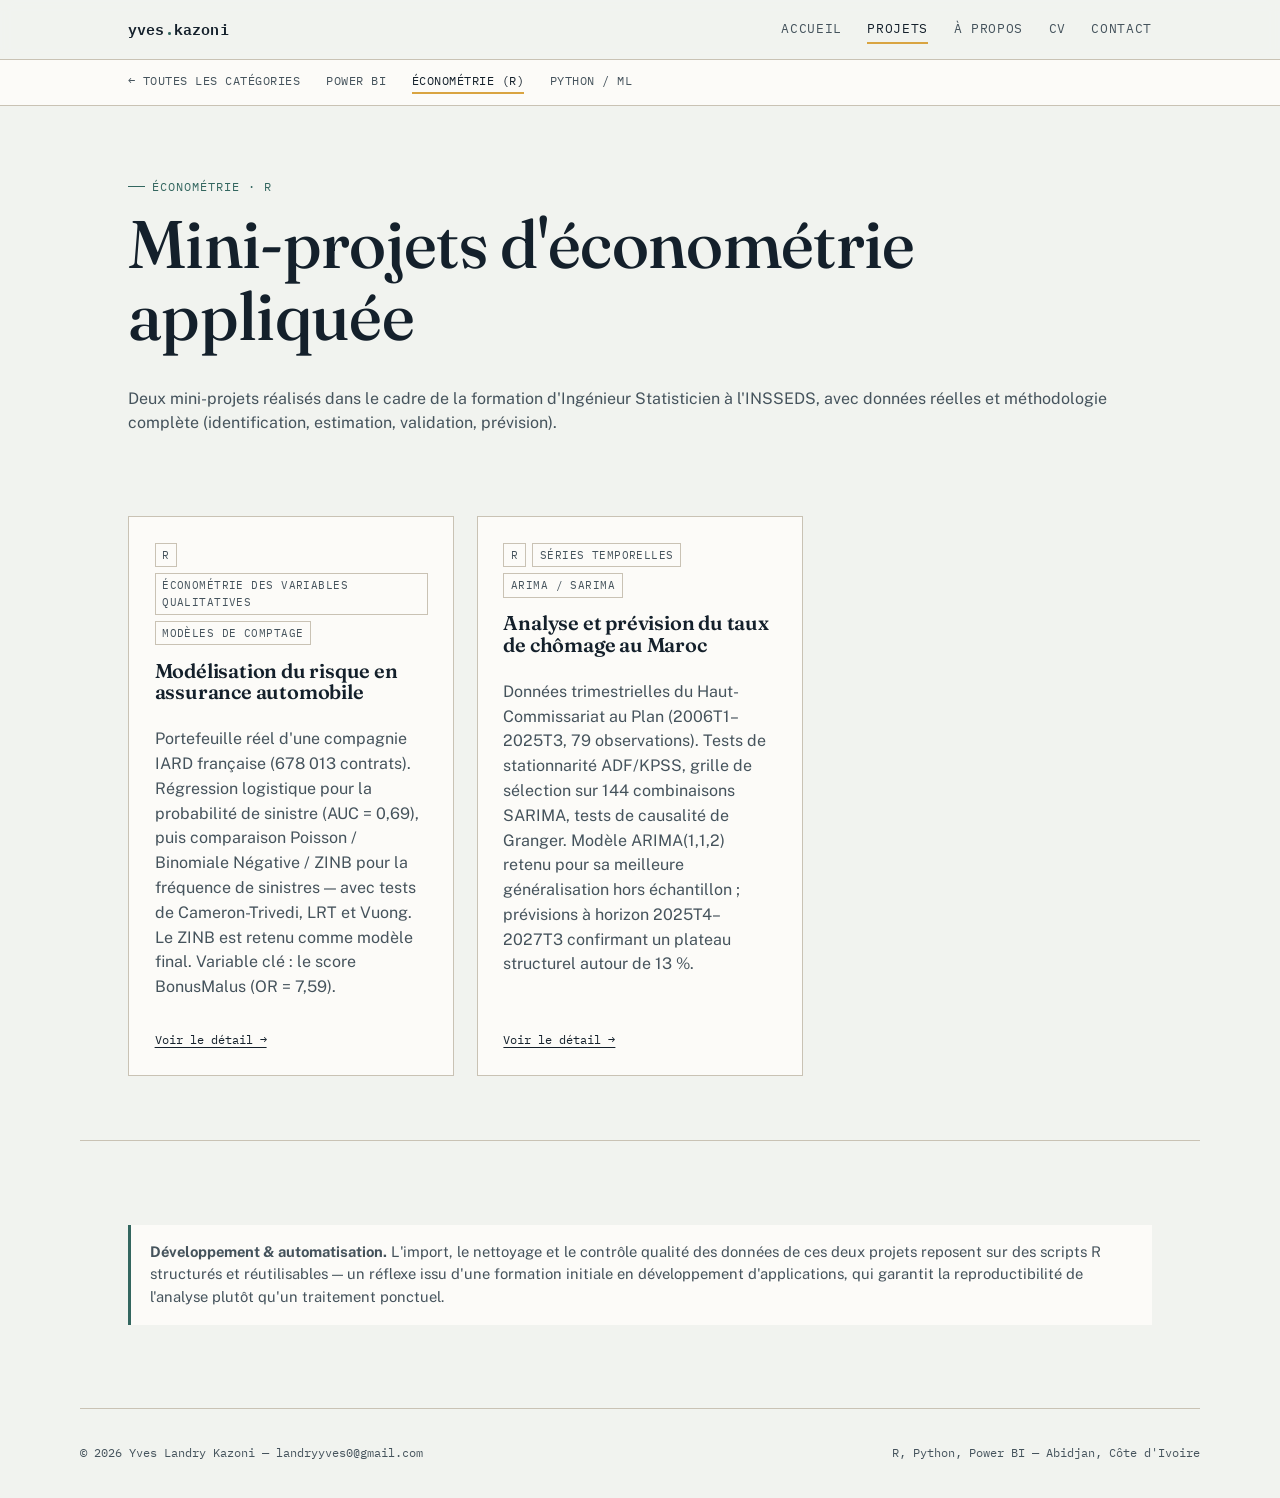
<file: econometrie.html>
<!DOCTYPE html>
<html lang="fr">
<head>
<meta charset="UTF-8">
<meta name="viewport" content="width=device-width, initial-scale=1.0">
<title>Économétrie (R) — Yves Landry Kazoni</title>
<meta name="description" content="Mini-projets d'économétrie en R réalisés par Yves Landry Kazoni : assurance automobile, chômage au Maroc.">
<link rel="preconnect" href="https://fonts.googleapis.com">
<link href="https://fonts.googleapis.com/css2?family=Fraunces:opsz,wght@9..144,400..600&family=Public+Sans:wght@400;500;600&family=IBM+Plex+Mono:wght@400;500;600&display=swap" rel="stylesheet">
<link rel="stylesheet" href="style.css">
</head>
<body>

<header class="site-header">
  <nav class="nav wrap">
    <a href="index.html" class="brand">yves<span>.</span>kazoni</a>
    <button class="nav-toggle" aria-expanded="false" aria-label="Ouvrir le menu">Menu</button>
    <ul class="nav-links">
      <li><a href="index.html">Accueil</a></li>
      <li><a href="projets.html" aria-current="page">Projets</a></li>
      <li><a href="a-propos.html">À propos</a></li>
      <li><a href="cv.html">CV</a></li>
      <li><a href="contact.html">Contact</a></li>
    </ul>
  </nav>
</header>

<div class="subnav">
  <div class="wrap">
    <a href="projets.html">← Toutes les catégories</a>
    <a href="powerbi.html">Power BI</a>
    <a href="econometrie.html" aria-current="page">Économétrie (R)</a>
    <a href="machine-learning.html">Python / ML</a>
  </div>
</div>

<main>
  <section class="wrap" style="padding-top: clamp(2.5rem, 5vw, 4rem);">
    <p class="eyebrow">Économétrie · R</p>
    <h1>Mini-projets d'économétrie appliquée</h1>
    <p class="lede">Deux mini-projets réalisés dans le cadre de la formation d'Ingénieur
       Statisticien à l'INSSEDS, avec données réelles et méthodologie complète
       (identification, estimation, validation, prévision).</p>
  </section>

  <section class="wrap" style="padding-top: 0;">
    <div class="project-grid">

      <div class="card">
        <div class="tag-row">
          <span class="tag">R</span>
          <span class="tag">Économétrie des variables qualitatives</span>
          <span class="tag">Modèles de comptage</span>
        </div>
        <h3>Modélisation du risque en assurance automobile</h3>
        <p>Portefeuille réel d'une compagnie IARD française (678 013 contrats).
           Régression logistique pour la probabilité de sinistre (AUC = 0,69),
           puis comparaison Poisson / Binomiale Négative / ZINB pour la
           fréquence de sinistres — avec tests de Cameron-Trivedi, LRT et
           Vuong. Le ZINB est retenu comme modèle final. Variable clé : le
           score BonusMalus (OR = 7,59).</p>
        <div class="card-links">
          <a href="projet-assurance.html">Voir le détail →</a>
        </div>
      </div>

      <div class="card">
        <div class="tag-row">
          <span class="tag">R</span>
          <span class="tag">Séries temporelles</span>
          <span class="tag">ARIMA / SARIMA</span>
        </div>
        <h3>Analyse et prévision du taux de chômage au Maroc</h3>
        <p>Données trimestrielles du Haut-Commissariat au Plan (2006T1–2025T3,
           79 observations). Tests de stationnarité ADF/KPSS, grille de
           sélection sur 144 combinaisons SARIMA, tests de causalité de
           Granger. Modèle ARIMA(1,1,2) retenu pour sa meilleure
           généralisation hors échantillon ; prévisions à horizon
           2025T4–2027T3 confirmant un plateau structurel autour de 13 %.</p>
        <div class="card-links">
          <a href="projet-chomage.html">Voir le détail →</a>
        </div>
      </div>

    </div>
  </section>

  <section class="wrap section-border-top">
    <div class="callout">
      <p><strong>Développement &amp; automatisation.</strong> L'import, le nettoyage et le
         contrôle qualité des données de ces deux projets reposent sur des
         scripts R structurés et réutilisables — un réflexe issu d'une
         formation initiale en développement d'applications, qui garantit la
         reproductibilité de l'analyse plutôt qu'un traitement ponctuel.</p>
    </div>
  </section>
</main>

<footer class="site-footer wrap">
  <span>© 2026 Yves Landry Kazoni — landryyves0@gmail.com</span>
  <span>R, Python, Power BI — Abidjan, Côte d'Ivoire</span>
</footer>

<script src="script.js"></script>
</body>
</html>
</file>
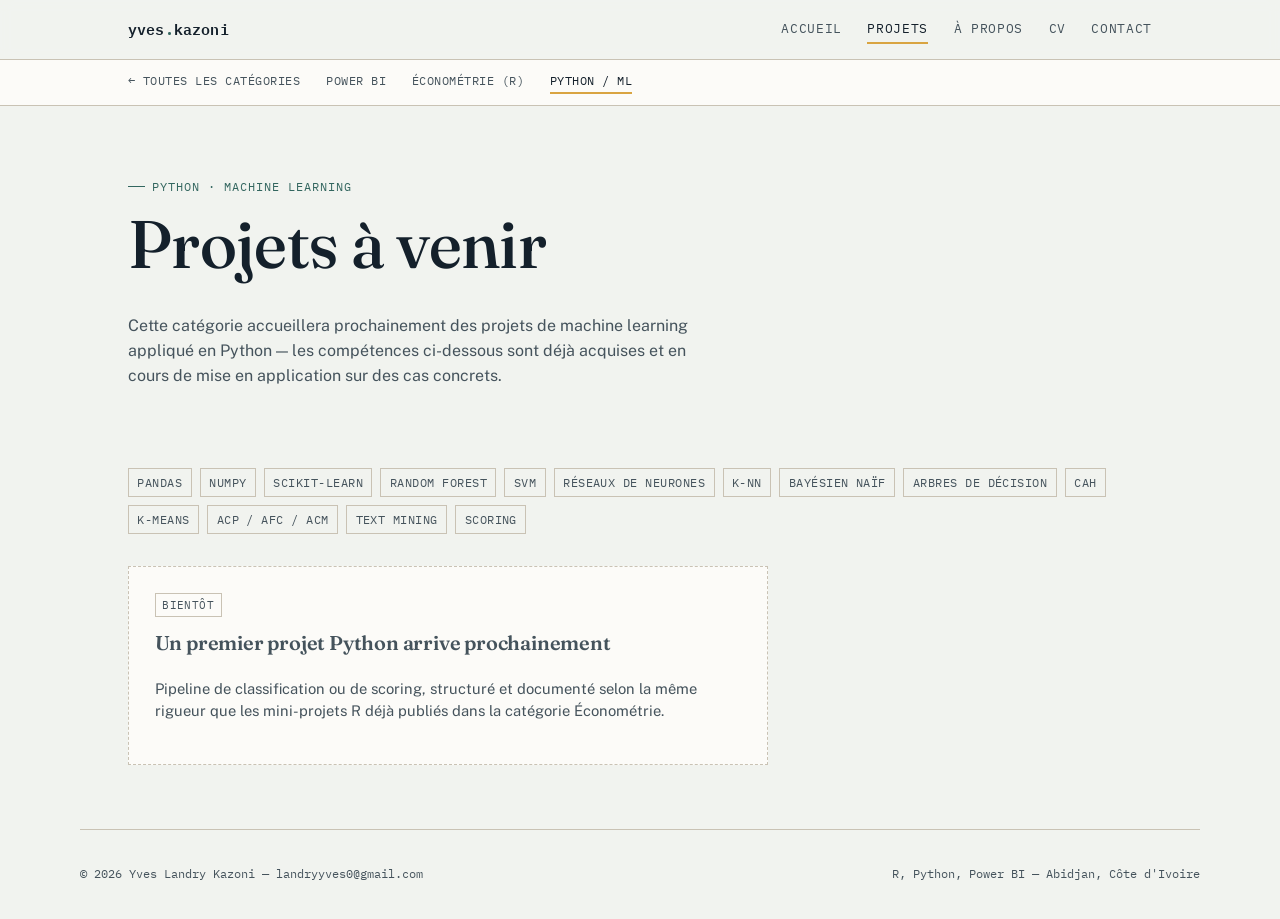
<file: machine-learning.html>
<!DOCTYPE html>
<html lang="fr">
<head>
<meta charset="UTF-8">
<meta name="viewport" content="width=device-width, initial-scale=1.0">
<title>Python / Machine Learning — Yves Landry Kazoni</title>
<meta name="description" content="Projets Python et Machine Learning de Yves Landry Kazoni — à venir.">
<link rel="preconnect" href="https://fonts.googleapis.com">
<link href="https://fonts.googleapis.com/css2?family=Fraunces:opsz,wght@9..144,400..600&family=Public+Sans:wght@400;500;600&family=IBM+Plex+Mono:wght@400;500;600&display=swap" rel="stylesheet">
<link rel="stylesheet" href="style.css">
</head>
<body>

<header class="site-header">
  <nav class="nav wrap">
    <a href="index.html" class="brand">yves<span>.</span>kazoni</a>
    <button class="nav-toggle" aria-expanded="false" aria-label="Ouvrir le menu">Menu</button>
    <ul class="nav-links">
      <li><a href="index.html">Accueil</a></li>
      <li><a href="projets.html" aria-current="page">Projets</a></li>
      <li><a href="a-propos.html">À propos</a></li>
      <li><a href="cv.html">CV</a></li>
      <li><a href="contact.html">Contact</a></li>
    </ul>
  </nav>
</header>

<div class="subnav">
  <div class="wrap">
    <a href="projets.html">← Toutes les catégories</a>
    <a href="powerbi.html">Power BI</a>
    <a href="econometrie.html">Économétrie (R)</a>
    <a href="machine-learning.html" aria-current="page">Python / ML</a>
  </div>
</div>

<main>
  <section class="wrap" style="padding-top: clamp(2.5rem, 5vw, 4rem);">
    <p class="eyebrow">Python · Machine Learning</p>
    <h1>Projets à venir</h1>
    <p class="lede" style="max-width:60ch;">Cette catégorie accueillera prochainement des projets de machine
       learning appliqué en Python — les compétences ci-dessous sont déjà
       acquises et en cours de mise en application sur des cas concrets.</p>
  </section>

  <section class="wrap" style="padding-top: 0;">
    <div class="skill-tags">
      <span class="tag">pandas</span><span class="tag">numpy</span><span class="tag">scikit-learn</span>
      <span class="tag">Random Forest</span><span class="tag">SVM</span><span class="tag">Réseaux de neurones</span>
      <span class="tag">k-NN</span><span class="tag">Bayésien naïf</span><span class="tag">Arbres de décision</span>
      <span class="tag">CAH</span><span class="tag">K-means</span><span class="tag">ACP / AFC / ACM</span>
      <span class="tag">Text mining</span><span class="tag">Scoring</span>
    </div>

    <div class="card is-placeholder" style="margin-top:2rem; max-width:640px;">
      <div class="tag-row"><span class="tag">Bientôt</span></div>
      <h3>Un premier projet Python arrive prochainement</h3>
      <p>Pipeline de classification ou de scoring, structuré et documenté
         selon la même rigueur que les mini-projets R déjà publiés dans la
         catégorie Économétrie.</p>
    </div>
  </section>
</main>

<footer class="site-footer wrap">
  <span>© 2026 Yves Landry Kazoni — landryyves0@gmail.com</span>
  <span>R, Python, Power BI — Abidjan, Côte d'Ivoire</span>
</footer>

<script src="script.js"></script>
</body>
</html>
</file>
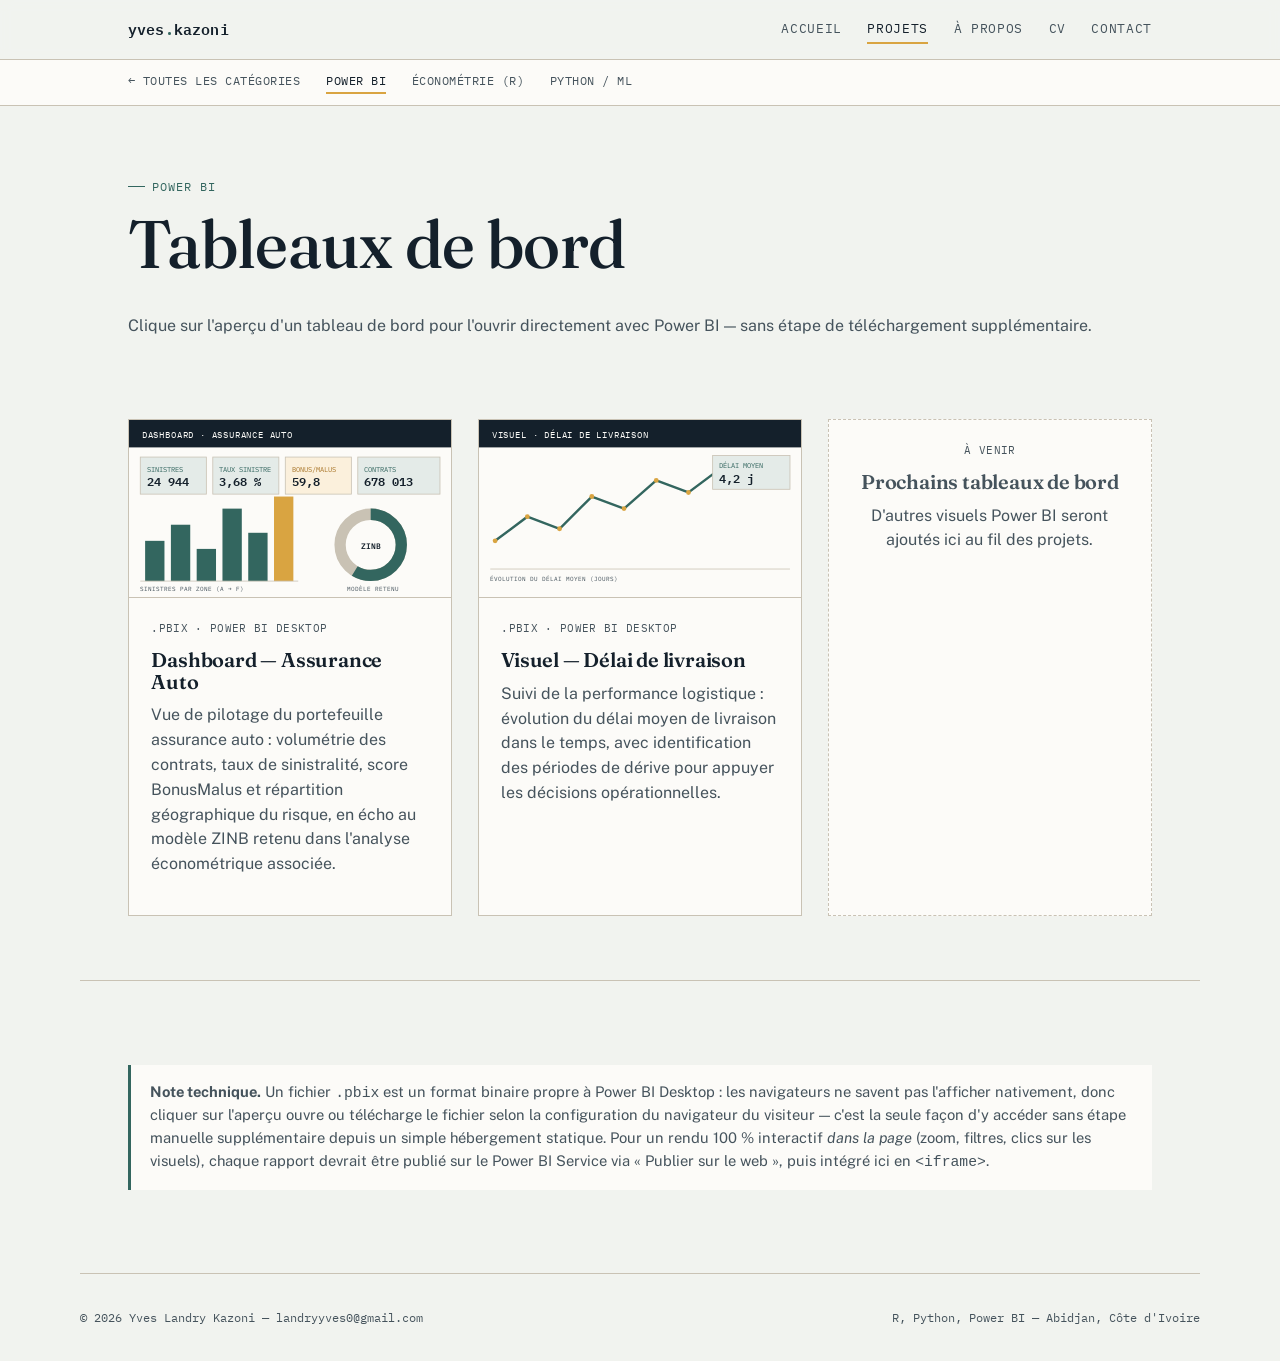
<file: powerbi.html>
<!DOCTYPE html>
<html lang="fr">
<head>
<meta charset="UTF-8">
<meta name="viewport" content="width=device-width, initial-scale=1.0">
<title>Power BI — Yves Landry Kazoni</title>
<meta name="description" content="Tableaux de bord Power BI réalisés par Yves Landry Kazoni.">
<link rel="preconnect" href="https://fonts.googleapis.com">
<link href="https://fonts.googleapis.com/css2?family=Fraunces:opsz,wght@9..144,400..600&family=Public+Sans:wght@400;500;600&family=IBM+Plex+Mono:wght@400;500;600&display=swap" rel="stylesheet">
<link rel="stylesheet" href="style.css">
</head>
<body>

<header class="site-header">
  <nav class="nav wrap">
    <a href="index.html" class="brand">yves<span>.</span>kazoni</a>
    <button class="nav-toggle" aria-expanded="false" aria-label="Ouvrir le menu">Menu</button>
    <ul class="nav-links">
      <li><a href="index.html">Accueil</a></li>
      <li><a href="projets.html" aria-current="page">Projets</a></li>
      <li><a href="a-propos.html">À propos</a></li>
      <li><a href="cv.html">CV</a></li>
      <li><a href="contact.html">Contact</a></li>
    </ul>
  </nav>
</header>

<div class="subnav">
  <div class="wrap">
    <a href="projets.html">← Toutes les catégories</a>
    <a href="powerbi.html" aria-current="page">Power BI</a>
    <a href="econometrie.html">Économétrie (R)</a>
    <a href="machine-learning.html">Python / ML</a>
  </div>
</div>

<main>
  <section class="wrap" style="padding-top: clamp(2.5rem, 5vw, 4rem);">
    <p class="eyebrow">Power BI</p>
    <h1>Tableaux de bord</h1>
    <p class="lede">Clique sur l'aperçu d'un tableau de bord pour l'ouvrir directement avec
       Power BI — sans étape de téléchargement supplémentaire.</p>
  </section>

  <section class="wrap" style="padding-top: 0;">
    <div class="pbix-grid">

      <div class="pbix-card">
        <a class="pbix-thumb-link" href="powerbi/dashboard-assurance-auto.pbix">
          <svg viewBox="0 0 400 220" xmlns="http://www.w3.org/2000/svg" role="img" aria-label="Aperçu du tableau de bord Assurance Auto">
            <rect width="400" height="220" fill="#FCFBF8"/>
            <rect x="0" y="0" width="400" height="34" fill="#14202B"/>
            <text x="16" y="22" font-family="IBM Plex Mono, monospace" font-size="11" fill="#FCFBF8" letter-spacing="1">DASHBOARD · ASSURANCE AUTO</text>
            <g font-family="IBM Plex Mono, monospace">
              <rect x="14" y="46" width="82" height="46" fill="#E4EBE8" stroke="#C9C2B4"/>
              <text x="22" y="64" font-size="9" fill="#33665F">SINISTRES</text>
              <text x="22" y="82" font-size="15" fill="#14202B" font-weight="600">24 944</text>

              <rect x="104" y="46" width="82" height="46" fill="#E4EBE8" stroke="#C9C2B4"/>
              <text x="112" y="64" font-size="9" fill="#33665F">TAUX SINISTRE</text>
              <text x="112" y="82" font-size="15" fill="#14202B" font-weight="600">3,68 %</text>

              <rect x="194" y="46" width="82" height="46" fill="#FBF0DC" stroke="#C9C2B4"/>
              <text x="202" y="64" font-size="9" fill="#A9762A">BONUS/MALUS</text>
              <text x="202" y="82" font-size="15" fill="#14202B" font-weight="600">59,8</text>

              <rect x="284" y="46" width="102" height="46" fill="#E4EBE8" stroke="#C9C2B4"/>
              <text x="292" y="64" font-size="9" fill="#33665F">CONTRATS</text>
              <text x="292" y="82" font-size="15" fill="#14202B" font-weight="600">678 013</text>
            </g>
            <g fill="#33665F">
              <rect x="20" y="150" width="24" height="50"/>
              <rect x="52" y="130" width="24" height="70"/>
              <rect x="84" y="160" width="24" height="40"/>
              <rect x="116" y="110" width="24" height="90"/>
              <rect x="148" y="140" width="24" height="60"/>
              <rect x="180" y="95" width="24" height="105" fill="#D9A441"/>
            </g>
            <line x1="14" y1="200" x2="210" y2="200" stroke="#C9C2B4"/>
            <text x="14" y="212" font-family="IBM Plex Mono, monospace" font-size="8" fill="#45535C">SINISTRES PAR ZONE (A → F)</text>
            <circle cx="300" cy="155" r="38" fill="none" stroke="#C9C2B4" stroke-width="14"/>
            <circle cx="300" cy="155" r="38" fill="none" stroke="#33665F" stroke-width="14" stroke-dasharray="140 240" transform="rotate(-90 300 155)"/>
            <text x="300" y="160" font-family="IBM Plex Mono, monospace" font-size="10" fill="#14202B" text-anchor="middle" font-weight="600">ZINB</text>
            <text x="270" y="212" font-family="IBM Plex Mono, monospace" font-size="8" fill="#45535C">MODÈLE RETENU</text>
          </svg>
          <div class="pbix-thumb-overlay">Ouvrir dans Power BI ↗</div>
        </a>
        <div class="pbix-body">
          <span class="pbix-meta">.pbix · Power BI Desktop</span>
          <h3>Dashboard — Assurance Auto</h3>
          <p>Vue de pilotage du portefeuille assurance auto : volumétrie des contrats,
             taux de sinistralité, score BonusMalus et répartition géographique du risque,
             en écho au modèle ZINB retenu dans l'analyse économétrique associée.</p>
        </div>
      </div>

      <div class="pbix-card">
        <a class="pbix-thumb-link" href="powerbi/visuel-delai-livraison.pbix">
          <svg viewBox="0 0 400 220" xmlns="http://www.w3.org/2000/svg" role="img" aria-label="Aperçu du visuel Délai de livraison">
            <rect width="400" height="220" fill="#FCFBF8"/>
            <rect x="0" y="0" width="400" height="34" fill="#14202B"/>
            <text x="16" y="22" font-family="IBM Plex Mono, monospace" font-size="11" fill="#FCFBF8" letter-spacing="1">VISUEL · DÉLAI DE LIVRAISON</text>
            <polyline points="20,150 60,120 100,135 140,95 180,110 220,75 260,90 300,60 340,80"
                      fill="none" stroke="#33665F" stroke-width="3"/>
            <g fill="#D9A441">
              <circle cx="20" cy="150" r="3"/><circle cx="60" cy="120" r="3"/>
              <circle cx="100" cy="135" r="3"/><circle cx="140" cy="95" r="3"/>
              <circle cx="180" cy="110" r="3"/><circle cx="220" cy="75" r="3"/>
              <circle cx="260" cy="90" r="3"/><circle cx="300" cy="60" r="3"/>
              <circle cx="340" cy="80" r="3"/>
            </g>
            <line x1="14" y1="185" x2="386" y2="185" stroke="#C9C2B4"/>
            <text x="14" y="200" font-family="IBM Plex Mono, monospace" font-size="8" fill="#45535C">ÉVOLUTION DU DÉLAI MOYEN (JOURS)</text>
            <rect x="290" y="44" width="96" height="42" fill="#E4EBE8" stroke="#C9C2B4"/>
            <text x="298" y="60" font-family="IBM Plex Mono, monospace" font-size="9" fill="#33665F">DÉLAI MOYEN</text>
            <text x="298" y="78" font-family="IBM Plex Mono, monospace" font-size="15" fill="#14202B" font-weight="600">4,2 j</text>
          </svg>
          <div class="pbix-thumb-overlay">Ouvrir dans Power BI ↗</div>
        </a>
        <div class="pbix-body">
          <span class="pbix-meta">.pbix · Power BI Desktop</span>
          <h3>Visuel — Délai de livraison</h3>
          <p>Suivi de la performance logistique : évolution du délai moyen de livraison
             dans le temps, avec identification des périodes de dérive pour appuyer les
             décisions opérationnelles.</p>
        </div>
      </div>

      <div class="pbix-card" style="align-items:center; justify-content:center; border-style:dashed;">
        <div class="pbix-body" style="text-align:center; color: var(--ink-soft);">
          <span class="pbix-meta">À venir</span>
          <h3 style="color: var(--ink-soft);">Prochains tableaux de bord</h3>
          <p>D'autres visuels Power BI seront ajoutés ici au fil des projets.</p>
        </div>
      </div>

    </div>
  </section>

  <section class="wrap section-border-top">
    <div class="callout">
      <p><strong>Note technique.</strong> Un fichier <code>.pbix</code> est un format binaire
         propre à Power BI Desktop : les navigateurs ne savent pas l'afficher nativement,
         donc cliquer sur l'aperçu ouvre ou télécharge le fichier selon la configuration
         du navigateur du visiteur — c'est la seule façon d'y accéder sans étape
         manuelle supplémentaire depuis un simple hébergement statique. Pour un rendu
         100 % interactif <em>dans la page</em> (zoom, filtres, clics sur les visuels),
         chaque rapport devrait être publié sur le Power BI Service via « Publier sur
         le web », puis intégré ici en <code>&lt;iframe&gt;</code>.</p>
    </div>
  </section>
</main>

<footer class="site-footer wrap">
  <span>© 2026 Yves Landry Kazoni — landryyves0@gmail.com</span>
  <span>R, Python, Power BI — Abidjan, Côte d'Ivoire</span>
</footer>

<script src="script.js"></script>
</body>
</html>
</file>
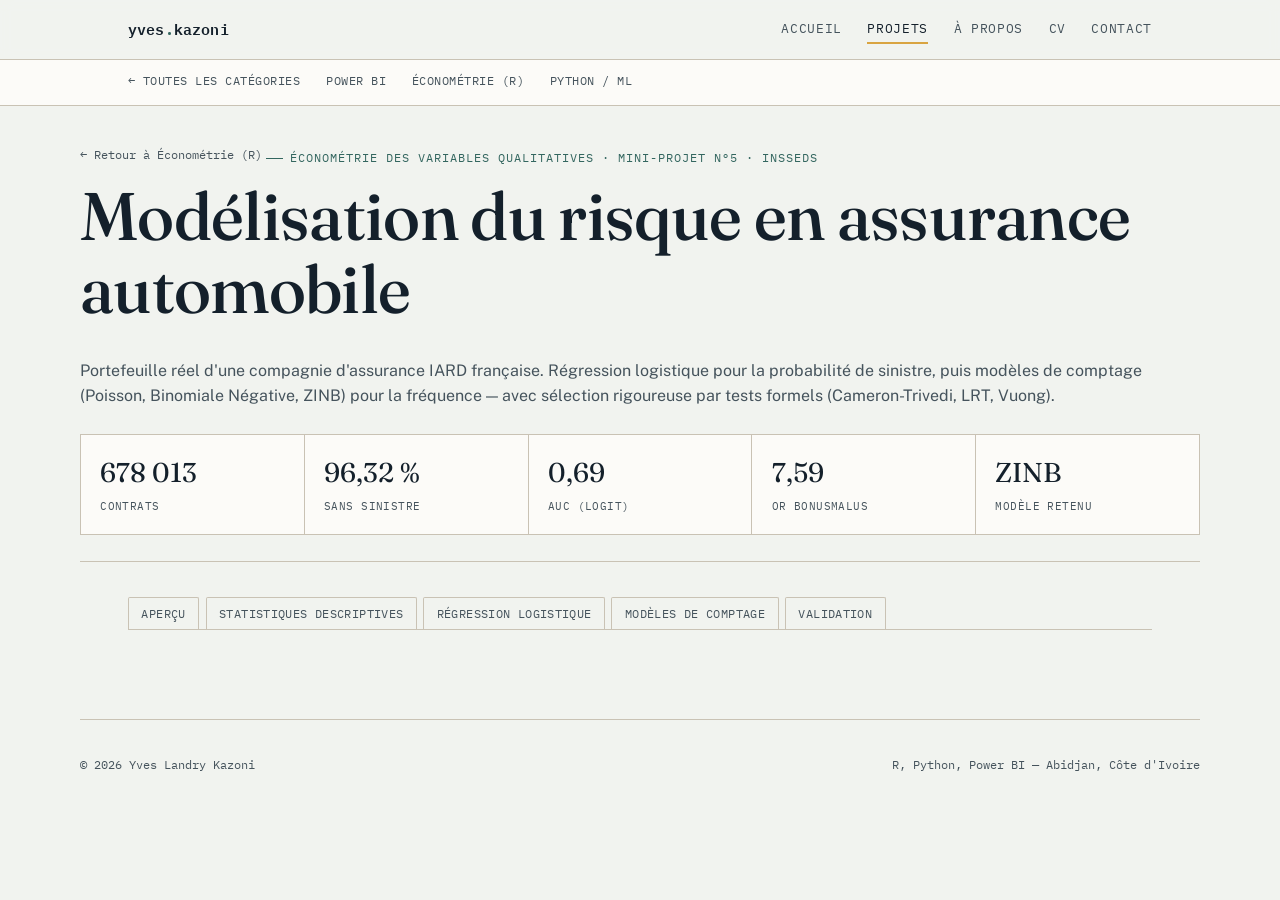
<file: projet-assurance.html>
<!DOCTYPE html>
<html lang="fr">
<head>
<meta charset="UTF-8">
<meta name="viewport" content="width=device-width, initial-scale=1.0">
<title>Assurance automobile — Modélisation du risque | Yves Landry Kazoni</title>
<meta name="description" content="Régression logistique et modèles de comptage (Poisson, Binomiale Négative, ZINB) pour la modélisation du risque en assurance automobile — 678 013 contrats.">
<link rel="preconnect" href="https://fonts.googleapis.com">
<link href="https://fonts.googleapis.com/css2?family=Fraunces:opsz,wght@9..144,400..600&family=Public+Sans:wght@400;500;600&family=IBM+Plex+Mono:wght@400;500;600&display=swap" rel="stylesheet">
<link rel="stylesheet" href="style.css">
</head>
<body>

<header class="site-header">
  <nav class="nav wrap">
    <a href="index.html" class="brand">yves<span>.</span>kazoni</a>
    <button class="nav-toggle" aria-expanded="false" aria-label="Ouvrir le menu">Menu</button>
    <ul class="nav-links">
      <li><a href="index.html">Accueil</a></li>
      <li><a href="projets.html" aria-current="page">Projets</a></li>
      <li><a href="a-propos.html">À propos</a></li>
      <li><a href="cv.html">CV</a></li>
      <li><a href="contact.html">Contact</a></li>
    </ul>
  </nav>
</header>

<div class="subnav">
  <div class="wrap">
    <a href="projets.html">← Toutes les catégories</a>
    <a href="powerbi.html">Power BI</a>
    <a href="econometrie.html">Économétrie (R)</a>
    <a href="machine-learning.html">Python / ML</a>
  </div>
</div>

<main>
  <section class="project-hero wrap">
    <a href="econometrie.html" class="breadcrumb">← Retour à Économétrie (R)</a>
    <p class="eyebrow">Économétrie des variables qualitatives · Mini-projet N°5 · INSSEDS</p>
    <h1>Modélisation du risque en assurance automobile</h1>
    <p class="lede">Portefeuille réel d'une compagnie d'assurance IARD française. Régression
       logistique pour la probabilité de sinistre, puis modèles de comptage (Poisson,
       Binomiale Négative, ZINB) pour la fréquence — avec sélection rigoureuse par
       tests formels (Cameron-Trivedi, LRT, Vuong).</p>

    <div class="stat-row">
      <div class="stat-cell"><span class="stat-value">678 013</span><span class="stat-label">Contrats</span></div>
      <div class="stat-cell"><span class="stat-value">96,32 %</span><span class="stat-label">Sans sinistre</span></div>
      <div class="stat-cell"><span class="stat-value">0,69</span><span class="stat-label">AUC (logit)</span></div>
      <div class="stat-cell"><span class="stat-value">7,59</span><span class="stat-label">OR BonusMalus</span></div>
      <div class="stat-cell"><span class="stat-value">ZINB</span><span class="stat-label">Modèle retenu</span></div>
    </div>
  </section>

  <section class="wrap" style="padding-top: 1.6rem;">
    <div class="tabbar" data-tabgroup="assurance">
      <button class="tab-btn" data-tab="apercu">Aperçu</button>
      <button class="tab-btn" data-tab="descriptives">Statistiques descriptives</button>
      <button class="tab-btn" data-tab="logit">Régression logistique</button>
      <button class="tab-btn" data-tab="comptage">Modèles de comptage</button>
      <button class="tab-btn" data-tab="validation">Validation</button>
    </div>

    <!-- APERÇU -->
    <div class="tab-panel" data-tabgroup-panel="assurance" data-tab="apercu">
      <h2>Démarche</h2>
      <p>Le projet répond à deux questions : (1) quels facteurs déterminent la probabilité
         de survenance d'un sinistre ? (2) comment modéliser précisément le nombre de
         sinistres compte tenu de la surdispersion et de l'excès de zéros propres aux
         données d'assurance ? La démarche suit une analyse exploratoire (EDA), une
         régression logistique pour la discrimination du risque, puis une comparaison
         Poisson / Binomiale Négative / ZINB pour la quantification de la fréquence.</p>
      <div class="callout">
        <p><strong>Résultat clé.</strong> Le score BonusMalus est le déterminant prépondérant
           du risque (OR = 7,59 sur le doublement du score, AME le plus élevé du modèle).
           Les données présentent une surdispersion forte (test de Cameron-Trivedi,
           α = 0,83, p &lt; 0,001) et un excès de zéros structurel confirmé par le LRT
           (χ²(4) = 40,08, p &lt; 0,001), justifiant le choix du modèle ZINB.</p>
      </div>
      <h2>Outils</h2>
      <div class="skill-tags">
        <span class="tag">R</span><span class="tag">MASS (glm.nb)</span><span class="tag">pscl (zeroinfl)</span>
        <span class="tag">pROC</span><span class="tag">DHARMa</span><span class="tag">fitdistrplus</span>
        <span class="tag">car (VIF)</span><span class="tag">ggplot2</span>
      </div>
    </div>

    <!-- STATISTIQUES DESCRIPTIVES -->
    <div class="tab-panel" data-tabgroup-panel="assurance" data-tab="descriptives">
      <h2>Statistiques descriptives des variables numériques</h2>
      <p>Cliquer un en-tête de colonne pour trier. 96,32 % des assurés n'ont déclaré aucun
         sinistre sur la période, avec une asymétrie extrême de ClaimNb (skewness = 5,66).</p>
      <div class="table-toolbar">
        <span class="mono">8 variables</span>
        <input type="text" class="table-search" data-search-for="tbl-desc" placeholder="Filtrer une variable…">
      </div>
      <div class="table-scroll">
        <table class="data-table" id="tbl-desc">
          <thead><tr>
            <th data-sort="text">Variable</th><th data-sort="num">Moy.</th><th data-sort="num">Médiane</th>
            <th data-sort="num">Écart-type</th><th data-sort="num">Min</th><th data-sort="num">Max</th>
            <th data-sort="num">Q1</th><th data-sort="num">Q3</th><th data-sort="num">Skewness</th>
          </tr></thead>
          <tbody>
            <tr><td>ClaimNb</td><td class="num">0.04</td><td class="num">0.00</td><td class="num">0.21</td><td class="num">0.0</td><td class="num">4</td><td class="num">0.00</td><td class="num">0.00</td><td class="num">5.663</td></tr>
            <tr><td>Exposure</td><td class="num">0.53</td><td class="num">0.49</td><td class="num">0.36</td><td class="num">0.0</td><td class="num">1</td><td class="num">0.18</td><td class="num">0.99</td><td class="num">0.082</td></tr>
            <tr><td>log_Exposure</td><td class="num">-1.08</td><td class="num">-0.71</td><td class="num">1.17</td><td class="num">-5.9</td><td class="num">0</td><td class="num">-1.71</td><td class="num">-0.01</td><td class="num">-1.248</td></tr>
            <tr><td>DrivAge</td><td class="num">45.50</td><td class="num">44.00</td><td class="num">14.14</td><td class="num">18.0</td><td class="num">100</td><td class="num">34.00</td><td class="num">55.00</td><td class="num">0.436</td></tr>
            <tr><td>BonusMalus</td><td class="num">59.76</td><td class="num">50.00</td><td class="num">15.64</td><td class="num">50.0</td><td class="num">230</td><td class="num">50.00</td><td class="num">64.00</td><td class="num">1.729</td></tr>
            <tr><td>VehPower</td><td class="num">6.45</td><td class="num">6.00</td><td class="num">2.05</td><td class="num">4.0</td><td class="num">15</td><td class="num">5.00</td><td class="num">7.00</td><td class="num">1.171</td></tr>
            <tr><td>VehAge</td><td class="num">7.04</td><td class="num">6.00</td><td class="num">5.67</td><td class="num">0.0</td><td class="num">100</td><td class="num">2.00</td><td class="num">11.00</td><td class="num">1.148</td></tr>
            <tr><td>Density</td><td class="num">1792.42</td><td class="num">393.00</td><td class="num">3958.65</td><td class="num">1.0</td><td class="num">27000</td><td class="num">92.00</td><td class="num">1658.00</td><td class="num">4.651</td></tr>
          </tbody>
        </table>
      </div>
      <div class="callout">
        <p>La variable <strong>Density</strong> présente un GVIF élevé lié à sa redondance
           avec <strong>Area</strong> (confirmée par un test de Kruskal-Wallis, H = 645686,
           p &lt; 0,001) et a donc été exclue du modèle final au profit d'Area.</p>
      </div>
    </div>

    <!-- REGRESSION LOGISTIQUE -->
    <div class="tab-panel" data-tabgroup-panel="assurance" data-tab="logit">
      <h2>Régression logistique — probabilité de sinistre</h2>
      <p>Modèle retenu : <code>Claim_bin ~ log_Exposure + log(BonusMalus) + VehAge + DrivAge +
         VehBrand + Region + Area + VehGas + VehPower</code>. Coefficients, Odds Ratios et
         significativité pour les variables principales (table complète : 43 paramètres
         dans le rapport PDF).</p>
      <div class="table-toolbar">
        <span class="mono">13 paramètres principaux</span>
        <input type="text" class="table-search" data-search-for="tbl-logit" placeholder="Filtrer un paramètre…">
      </div>
      <div class="table-scroll">
        <table class="data-table" id="tbl-logit">
          <thead><tr>
            <th data-sort="text">Paramètre</th><th data-sort="num">Coefficient</th><th data-sort="num">Odds Ratio</th>
            <th data-sort="text">IC 95 %</th><th data-sort="num">p-valeur</th><th data-sort="text">Sig.</th>
          </tr></thead>
          <tbody>
            <tr><td>(Intercept)</td><td class="num">-11.724</td><td class="num">0.0000</td><td>[0.000 ; 0.000]</td><td class="num" data-value="0">&lt;0.001</td><td><span class="badge badge-ok">***</span></td></tr>
            <tr><td>log_Exposure</td><td class="num">0.688</td><td class="num">1.989</td><td>[1.954 ; 2.025]</td><td class="num" data-value="0">&lt;0.001</td><td><span class="badge badge-ok">***</span></td></tr>
            <tr><td>log(BonusMalus)</td><td class="num">2.027</td><td class="num">7.593</td><td>[7.126 ; 8.090]</td><td class="num" data-value="0">&lt;0.001</td><td><span class="badge badge-ok">***</span></td></tr>
            <tr><td>VehAge</td><td class="num">-0.017</td><td class="num">0.983</td><td>[0.981 ; 0.986]</td><td class="num" data-value="0">&lt;0.001</td><td><span class="badge badge-ok">***</span></td></tr>
            <tr><td>DrivAge</td><td class="num">0.010</td><td class="num">1.010</td><td>[1.009 ; 1.011]</td><td class="num" data-value="0">&lt;0.001</td><td><span class="badge badge-ok">***</span></td></tr>
            <tr><td>AreaB</td><td class="num">0.093</td><td class="num">1.098</td><td>[1.040 ; 1.158]</td><td class="num" data-value="0.0007">0.0007</td><td><span class="badge badge-ok">***</span></td></tr>
            <tr><td>AreaC</td><td class="num">0.160</td><td class="num">1.174</td><td>[1.123 ; 1.227]</td><td class="num" data-value="0">&lt;0.001</td><td><span class="badge badge-ok">***</span></td></tr>
            <tr><td>AreaD</td><td class="num">0.293</td><td class="num">1.340</td><td>[1.279 ; 1.405]</td><td class="num" data-value="0">&lt;0.001</td><td><span class="badge badge-ok">***</span></td></tr>
            <tr><td>AreaE</td><td class="num">0.363</td><td class="num">1.438</td><td>[1.368 ; 1.512]</td><td class="num" data-value="0">&lt;0.001</td><td><span class="badge badge-ok">***</span></td></tr>
            <tr><td>AreaF</td><td class="num">0.418</td><td class="num">1.519</td><td>[1.373 ; 1.679]</td><td class="num" data-value="0">&lt;0.001</td><td><span class="badge badge-ok">***</span></td></tr>
            <tr><td>VehGasRegular</td><td class="num">-0.158</td><td class="num">0.854</td><td>[0.831 ; 0.877]</td><td class="num" data-value="0">&lt;0.001</td><td><span class="badge badge-ok">***</span></td></tr>
            <tr><td>VehPower</td><td class="num">0.038</td><td class="num">1.039</td><td>[1.031 ; 1.047]</td><td class="num" data-value="0">&lt;0.001</td><td><span class="badge badge-ok">***</span></td></tr>
            <tr><td>VehBrandB12</td><td class="num">-0.444</td><td class="num">0.641</td><td>[0.612 ; 0.672]</td><td class="num" data-value="0">&lt;0.001</td><td><span class="badge badge-ok">***</span></td></tr>
          </tbody>
        </table>
      </div>
      <div class="callout">
        <p><strong>Lecture :</strong> un OR &gt; 1 augmente la probabilité de sinistre, un OR &lt; 1
           la réduit. Le <strong>BonusMalus</strong> domine largement (OR = 7,59) : c'est un proxy
           quasi-suffisant de l'historique sinistral de l'assuré. La sinistralité croît
           aussi de façon monotone de la zone rurale (Area A) à l'urbain dense (Area F, +52 %).</p>
      </div>
    </div>

    <!-- MODELES DE COMPTAGE -->
    <div class="tab-panel" data-tabgroup-panel="assurance" data-tab="comptage">
      <h2>Comparaison des modèles de comptage</h2>
      <p>Poisson est rejeté par le test de Cameron-Trivedi (surdispersion, α = 0,83,
         p &lt; 0,001). Entre Binomiale Négative et ZINB, le ZINB s'impose par le LRT
         (χ²(4) = 40,08, p &lt; 0,001) et par le meilleur AIC.</p>
      <div class="table-scroll">
        <table class="data-table" id="tbl-comptage">
          <thead><tr>
            <th data-sort="text">Modèle</th><th data-sort="num">Log-Vraisemblance</th><th data-sort="num">AIC</th>
            <th data-sort="num">BIC</th><th data-sort="num">Δ AIC vs Poisson</th><th data-sort="text">Verdict</th>
          </tr></thead>
          <tbody>
            <tr><td>Poisson</td><td class="num">-107557.9</td><td class="num">215197.8</td><td class="num">215666.3</td><td class="num">0.00</td><td><span class="badge badge-bad">Rejeté</span></td></tr>
            <tr><td>Binomiale Négative</td><td class="num">-107283.2</td><td class="num">214650.5</td><td class="num">215130.4</td><td class="num">-547.31</td><td><span class="badge badge-warn">Acceptable</span></td></tr>
            <tr><td>ZINB (zéro-inflaté)</td><td class="num">-107263.2</td><td class="num">214618.4</td><td class="num">215144.0</td><td class="num">-579.38</td><td><span class="badge badge-ok">Retenu</span></td></tr>
          </tbody>
        </table>
      </div>

      <h3 style="margin-top: 2rem;">Confrontation aux hypothèses de recherche</h3>
      <div class="table-scroll">
        <table class="data-table" id="tbl-hyp">
          <thead><tr>
            <th data-sort="text">Hypothèse</th><th data-sort="text">Résultat empirique</th><th data-sort="text">Verdict</th>
          </tr></thead>
          <tbody>
            <tr><td>H1 : BonusMalus = déterminant principal</td><td>AME le plus élevé du logit ; coefficient le plus significatif (BN et ZINB)</td><td><span class="badge badge-ok">Confirmée</span></td></tr>
            <tr><td>H2 : Surdispersion rend Poisson inadéquat</td><td>Cameron-Trivedi α = 0,83 (p &lt; 0,001) ; ΔAIC (Poisson–BN) = 547</td><td><span class="badge badge-ok">Confirmée</span></td></tr>
            <tr><td>H3 : Excès de zéros → ZINB supérieur au BN</td><td>LRT χ²(4) = 40,08 (p &lt; 0,001)</td><td><span class="badge badge-ok">Confirmée</span></td></tr>
          </tbody>
        </table>
      </div>
    </div>

    <!-- VALIDATION -->
    <div class="tab-panel" data-tabgroup-panel="assurance" data-tab="validation">
      <h2>Performance du modèle logistique (seuil de Youden = 0,040)</h2>
      <div class="table-scroll">
        <table class="data-table" id="tbl-valid">
          <thead><tr>
            <th data-sort="text">Métrique</th><th data-sort="num">Valeur</th><th data-sort="text">Interprétation</th>
          </tr></thead>
          <tbody>
            <tr><td>AUC</td><td class="num">69.15 %</td><td>Pouvoir discriminant modéré</td></tr>
            <tr><td>Exactitude (Accuracy)</td><td class="num">61.93 %</td><td>Peu informative sur classes déséquilibrées</td></tr>
            <tr><td>Sensibilité (Recall)</td><td class="num">64.86 %</td><td>Deux tiers des sinistres réels détectés</td></tr>
            <tr><td>Spécificité</td><td class="num">61.82 %</td><td>Taux d'identification des non-accidents</td></tr>
            <tr><td>VPP (Précision)</td><td class="num">6.09 %</td><td>Conséquence de la rareté de l'événement (3,68 %)</td></tr>
            <tr><td>VPN</td><td class="num">97.87 %</td><td>Fiabilité élevée des prédictions négatives</td></tr>
            <tr><td>F1-Score</td><td class="num">11.13 %</td><td>Compromis sensibilité/précision sur classes déséquilibrées</td></tr>
          </tbody>
        </table>
      </div>
      <div class="callout">
        <p>En contexte actuariel, l'objectif n'est pas la classification binaire parfaite
           mais la <strong>discrimination ordinale du risque</strong> : segmenter le portefeuille
           en déciles pour une tarification différenciée et cibler les actions de prévention.</p>
      </div>
    </div>

  </section>
</main>

<footer class="site-footer wrap">
  <span>© 2026 Yves Landry Kazoni</span>
  <span>R, Python, Power BI — Abidjan, Côte d'Ivoire</span>
</footer>

<script src="script.js"></script>
</body>
</html>
</file>
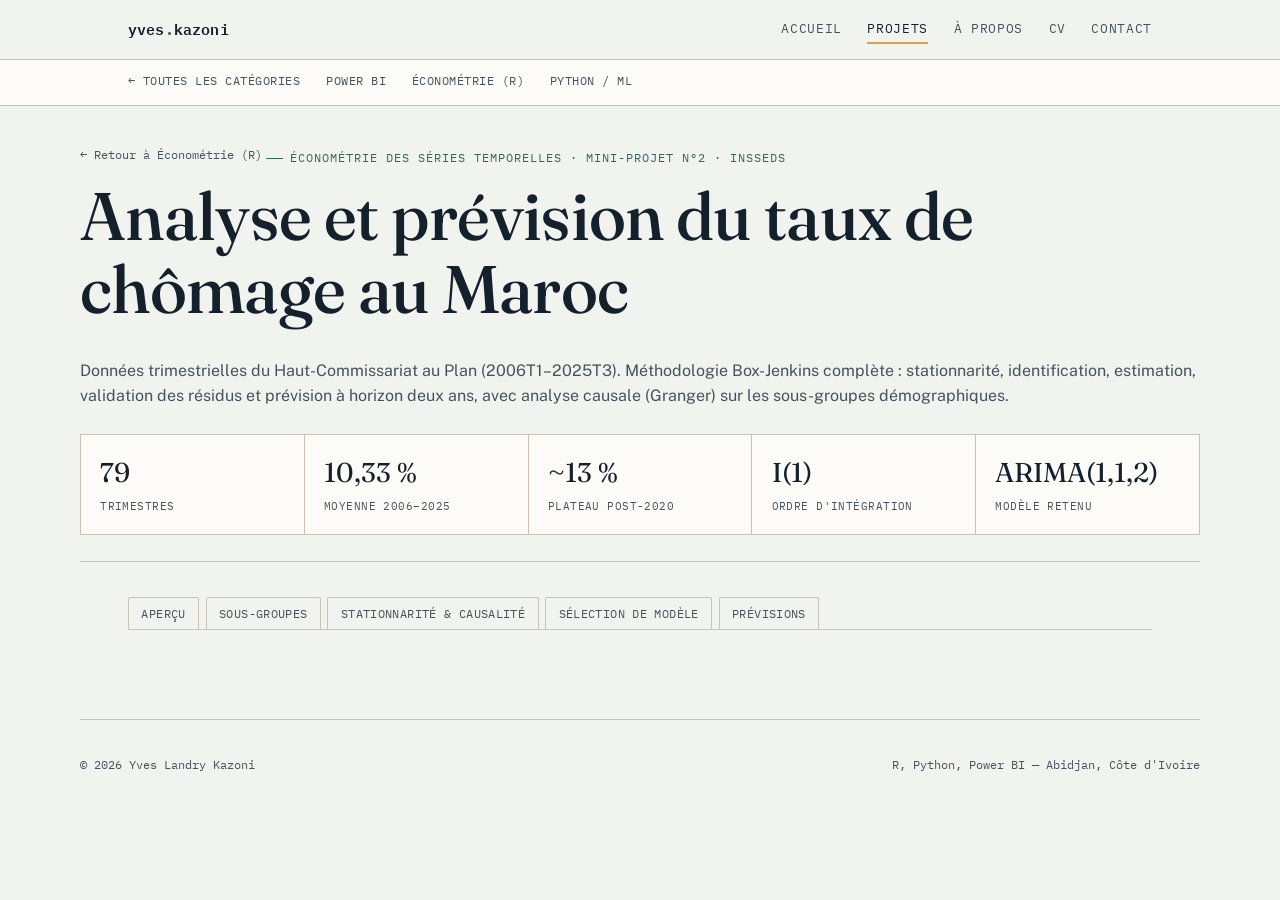
<file: projet-chomage.html>
<!DOCTYPE html>
<html lang="fr">
<head>
<meta charset="UTF-8">
<meta name="viewport" content="width=device-width, initial-scale=1.0">
<title>Chômage au Maroc — Séries temporelles | Yves Landry Kazoni</title>
<meta name="description" content="Analyse et prévision du taux de chômage au Maroc — modélisation ARIMA/SARIMA sur données trimestrielles du HCP (2006-2025).">
<link rel="preconnect" href="https://fonts.googleapis.com">
<link href="https://fonts.googleapis.com/css2?family=Fraunces:opsz,wght@9..144,400..600&family=Public+Sans:wght@400;500;600&family=IBM+Plex+Mono:wght@400;500;600&display=swap" rel="stylesheet">
<link rel="stylesheet" href="style.css">
</head>
<body>

<header class="site-header">
  <nav class="nav wrap">
    <a href="index.html" class="brand">yves<span>.</span>kazoni</a>
    <button class="nav-toggle" aria-expanded="false" aria-label="Ouvrir le menu">Menu</button>
    <ul class="nav-links">
      <li><a href="index.html">Accueil</a></li>
      <li><a href="projets.html" aria-current="page">Projets</a></li>
      <li><a href="a-propos.html">À propos</a></li>
      <li><a href="cv.html">CV</a></li>
      <li><a href="contact.html">Contact</a></li>
    </ul>
  </nav>
</header>

<div class="subnav">
  <div class="wrap">
    <a href="projets.html">← Toutes les catégories</a>
    <a href="powerbi.html">Power BI</a>
    <a href="econometrie.html">Économétrie (R)</a>
    <a href="machine-learning.html">Python / ML</a>
  </div>
</div>

<main>
  <section class="project-hero wrap">
    <a href="econometrie.html" class="breadcrumb">← Retour à Économétrie (R)</a>
    <p class="eyebrow">Économétrie des séries temporelles · Mini-projet N°2 · INSSEDS</p>
    <h1>Analyse et prévision du taux de chômage au Maroc</h1>
    <p class="lede">Données trimestrielles du Haut-Commissariat au Plan (2006T1–2025T3).
       Méthodologie Box-Jenkins complète : stationnarité, identification, estimation,
       validation des résidus et prévision à horizon deux ans, avec analyse causale
       (Granger) sur les sous-groupes démographiques.</p>

    <div class="stat-row">
      <div class="stat-cell"><span class="stat-value">79</span><span class="stat-label">Trimestres</span></div>
      <div class="stat-cell"><span class="stat-value">10,33 %</span><span class="stat-label">Moyenne 2006–2025</span></div>
      <div class="stat-cell"><span class="stat-value">~13 %</span><span class="stat-label">Plateau post-2020</span></div>
      <div class="stat-cell"><span class="stat-value">I(1)</span><span class="stat-label">Ordre d'intégration</span></div>
      <div class="stat-cell"><span class="stat-value">ARIMA(1,1,2)</span><span class="stat-label">Modèle retenu</span></div>
    </div>
  </section>

  <section class="wrap" style="padding-top: 1.6rem;">
    <div class="tabbar" data-tabgroup="chomage">
      <button class="tab-btn" data-tab="apercu">Aperçu</button>
      <button class="tab-btn" data-tab="sousgroupes">Sous-groupes</button>
      <button class="tab-btn" data-tab="stationnarite">Stationnarité &amp; causalité</button>
      <button class="tab-btn" data-tab="selection">Sélection de modèle</button>
      <button class="tab-btn" data-tab="previsions">Prévisions</button>
    </div>

    <!-- APERÇU -->
    <div class="tab-panel" data-tabgroup-panel="chomage" data-tab="apercu">
      <h2>Démarche</h2>
      <p>Le marché du travail marocain a connu une rupture structurelle nette avec le choc
         COVID-19 : le taux de chômage bondit de 8,1 % à plus de 12,7 % entre fin 2019 et
         mi-2020, puis se stabilise sur un plateau haut de 12–13 % sans retour au niveau
         pré-crise — un effet d'hystérèse confirmé par la décomposition STL de la série.</p>
      <div class="callout">
        <p><strong>Résultat clé.</strong> La série est intégrée d'ordre 1 (confirmé par ADF et
           KPSS). Le modèle <strong>ARIMA(1,1,2)</strong> est retenu — non pas pour le meilleur
           AIC brut (dominé par des modèles instables et sur-paramétrés), mais pour sa
           meilleure généralisation hors échantillon (RMSE = 3,11, MAPE = 29,1 % en
           validation holdout, contre 37,5 % pour le SARIMA le mieux ajusté en apparence).</p>
      </div>
      <h2>Outils</h2>
      <div class="skill-tags">
        <span class="tag">R</span><span class="tag">forecast</span><span class="tag">tseries / urca</span>
        <span class="tag">lmtest</span><span class="tag">Box-Jenkins</span><span class="tag">ggplot2</span>
      </div>
    </div>

    <!-- SOUS-GROUPES -->
    <div class="tab-panel" data-tabgroup-panel="chomage" data-tab="sousgroupes">
      <h2>Statistiques descriptives par sous-groupe (2006T1–2025T3)</h2>
      <p>Le taux global masque de fortes hétérogénéités structurelles : le chômage urbain
         (14,83 % en moyenne) triple le taux rural, et les 15-24 ans culminent à 24,26 %
         en moyenne avec un maximum de 39,5 %.</p>
      <div class="table-toolbar">
        <span class="mono">12 variables</span>
        <input type="text" class="table-search" data-search-for="tbl-sousgroupes" placeholder="Filtrer une variable…">
      </div>
      <div class="table-scroll">
        <table class="data-table" id="tbl-sousgroupes">
          <thead><tr>
            <th data-sort="text">Variable</th><th data-sort="num">Min</th><th data-sort="num">Q1</th>
            <th data-sort="num">Médiane</th><th data-sort="num">Moyenne</th><th data-sort="num">Q3</th>
            <th data-sort="num">Max</th><th data-sort="num">Écart-type</th>
          </tr></thead>
          <tbody>
            <tr><td>Ensemble (global)</td><td class="num">7.8</td><td class="num">9.20</td><td class="num">9.8</td><td class="num">10.33</td><td class="num">11.60</td><td class="num">13.7</td><td class="num">1.613</td></tr>
            <tr><td>Urbain</td><td class="num">11.7</td><td class="num">13.75</td><td class="num">14.6</td><td class="num">14.83</td><td class="num">16.00</td><td class="num">18.2</td><td class="num">1.431</td></tr>
            <tr><td>Rural</td><td class="num">2.4</td><td class="num">3.70</td><td class="num">4.1</td><td class="num">4.49</td><td class="num">4.95</td><td class="num">7.4</td><td class="num">1.194</td></tr>
            <tr><td>Masculin</td><td class="num">7.2</td><td class="num">8.70</td><td class="num">9.4</td><td class="num">9.54</td><td class="num">10.40</td><td class="num">12.0</td><td class="num">1.200</td></tr>
            <tr><td>Féminin</td><td class="num">7.0</td><td class="num">9.80</td><td class="num">11.0</td><td class="num">12.90</td><td class="num">15.80</td><td class="num">21.6</td><td class="num">3.830</td></tr>
            <tr><td>Sans diplôme</td><td class="num">2.4</td><td class="num">3.80</td><td class="num">4.5</td><td class="num">4.39</td><td class="num">4.90</td><td class="num">6.9</td><td class="num">0.790</td></tr>
            <tr><td>Diplôme niveau moyen</td><td class="num">11.3</td><td class="num">14.65</td><td class="num">15.5</td><td class="num">15.58</td><td class="num">16.35</td><td class="num">20.9</td><td class="num">1.714</td></tr>
            <tr><td>Diplôme niveau supérieur</td><td class="num">16.0</td><td class="num">19.75</td><td class="num">21.5</td><td class="num">21.90</td><td class="num">24.45</td><td class="num">27.6</td><td class="num">2.928</td></tr>
            <tr><td>15–24 ans</td><td class="num">13.1</td><td class="num">18.45</td><td class="num">21.4</td><td class="num">24.26</td><td class="num">30.90</td><td class="num">39.5</td><td class="num">7.219</td></tr>
            <tr><td>25–34 ans</td><td class="num">11.1</td><td class="num">13.25</td><td class="num">14.4</td><td class="num">15.59</td><td class="num">18.55</td><td class="num">22.0</td><td class="num">3.106</td></tr>
            <tr><td>35–44 ans</td><td class="num">3.7</td><td class="num">5.10</td><td class="num">5.5</td><td class="num">5.82</td><td class="num">6.55</td><td class="num">8.1</td><td class="num">1.071</td></tr>
            <tr><td>45 ans et plus</td><td class="num">1.5</td><td class="num">2.00</td><td class="num">2.4</td><td class="num">2.66</td><td class="num">3.35</td><td class="num">4.5</td><td class="num">0.822</td></tr>
          </tbody>
        </table>
      </div>
    </div>

    <!-- STATIONNARITE & CAUSALITE -->
    <div class="tab-panel" data-tabgroup-panel="chomage" data-tab="stationnarite">
      <h2>Tests de stationnarité</h2>
      <div class="table-scroll">
        <table class="data-table" id="tbl-stat">
          <thead><tr><th data-sort="text">Test</th><th data-sort="text">Série</th><th data-sort="num">Statistique</th><th data-sort="num">p-valeur</th><th data-sort="text">Conclusion</th></tr></thead>
          <tbody>
            <tr><td>ADF</td><td>Niveau</td><td class="num">-3.122</td><td class="num">0.1167</td><td><span class="badge badge-warn">Non stationnaire</span></td></tr>
            <tr><td>ADF</td><td>1ère différence</td><td class="num">-4.057</td><td class="num">0.0115</td><td><span class="badge badge-ok">Stationnaire</span></td></tr>
            <tr><td>KPSS</td><td>Niveau</td><td class="num">1.443</td><td class="num">0.0100</td><td><span class="badge badge-warn">Non stationnaire</span></td></tr>
          </tbody>
        </table>
      </div>
      <p style="margin-top:1.2rem;">Les deux tests convergent : la série est <strong>intégrée d'ordre 1</strong>,
         i.e. I(1) — validant l'hypothèse H1.</p>

      <h2 style="margin-top:2rem;">Causalité de Granger sur le taux global (ensemble)</h2>
      <p>Recherche des variables qui « précèdent » significativement le taux de chômage
         global, à 1, 2 et 3 trimestres de décalage.</p>
      <div class="table-toolbar">
        <span class="mono">11 variables testées</span>
        <input type="text" class="table-search" data-search-for="tbl-granger" placeholder="Filtrer…">
      </div>
      <div class="table-scroll">
        <table class="data-table" id="tbl-granger">
          <thead><tr>
            <th data-sort="text">Variable</th><th data-sort="text">Lag 1</th><th data-sort="text">Lag 2</th>
            <th data-sort="text">Lag 3</th><th data-sort="text">Verdict</th>
          </tr></thead>
          <tbody>
            <tr><td>15–24 ans</td><td>p=0.0001 ***</td><td>p=0.006 **</td><td>p=0.009 **</td><td><span class="badge badge-ok">Causalité robuste</span></td></tr>
            <tr><td>25–34 ans</td><td>p=0.007 **</td><td>p=0.002 **</td><td>p=0.005 **</td><td><span class="badge badge-ok">Causalité robuste</span></td></tr>
            <tr><td>Diplôme niveau moyen</td><td>p=0.0006 ***</td><td>p=0.107 NS</td><td>p=0.056 .</td><td><span class="badge badge-warn">Effet court terme</span></td></tr>
            <tr><td>Sans diplôme</td><td>p=0.001 **</td><td>p=0.178 NS</td><td>p=0.224 NS</td><td><span class="badge badge-warn">Effet court terme</span></td></tr>
            <tr><td>Féminin</td><td>p=0.005 **</td><td>p=0.152 NS</td><td>p=0.225 NS</td><td><span class="badge badge-warn">Effet court terme</span></td></tr>
            <tr><td>Masculin</td><td>p=0.014 *</td><td>p=0.243 NS</td><td>p=0.320 NS</td><td><span class="badge badge-warn">Effet court terme</span></td></tr>
            <tr><td>Urbain</td><td>p=0.011 *</td><td>p=0.194 NS</td><td>p=0.175 NS</td><td><span class="badge badge-warn">Effet court terme</span></td></tr>
            <tr><td>Diplôme niveau supérieur</td><td>p=0.089 .</td><td>p=0.235 NS</td><td>p=0.337 NS</td><td><span class="badge badge-bad">Pas de causalité</span></td></tr>
            <tr><td>Rural</td><td>p=0.757 NS</td><td>p=0.895 NS</td><td>p=0.944 NS</td><td><span class="badge badge-bad">Pas de causalité</span></td></tr>
            <tr><td>35–44 ans</td><td>p=0.237 NS</td><td>p=0.809 NS</td><td>p=0.666 NS</td><td><span class="badge badge-bad">Pas de causalité</span></td></tr>
            <tr><td>45 ans et plus</td><td>p=0.933 NS</td><td>p=0.568 NS</td><td>p=0.776 NS</td><td><span class="badge badge-bad">Pas de causalité</span></td></tr>
          </tbody>
        </table>
      </div>
      <div class="callout">
        <p>Les 15-24 ans et 25-34 ans sont des <strong>indicateurs avancés</strong> robustes du
           chômage global — les chocs touchent d'abord les jeunes avant de se propager
           à l'ensemble du marché du travail.</p>
      </div>
    </div>

    <!-- SELECTION -->
    <div class="tab-panel" data-tabgroup-panel="chomage" data-tab="selection">
      <h2>Top 10 modèles ARIMA(p,1,q) par AIC</h2>
      <div class="table-scroll">
        <table class="data-table" id="tbl-arima">
          <thead><tr><th data-sort="text">Modèle</th><th data-sort="num">AIC</th><th data-sort="num">BIC</th><th data-sort="num">Log-Vraisemblance</th></tr></thead>
          <tbody>
            <tr><td>ARIMA(3,1,3)</td><td class="num">169.38</td><td class="num">185.87</td><td class="num">-77.688</td></tr>
            <tr><td>ARIMA(4,1,3)</td><td class="num">170.67</td><td class="num">189.52</td><td class="num">-77.335</td></tr>
            <tr><td>ARIMA(3,1,4)</td><td class="num">170.78</td><td class="num">189.64</td><td class="num">-77.392</td></tr>
            <tr><td>ARIMA(4,1,4)</td><td class="num">172.14</td><td class="num">193.35</td><td class="num">-77.071</td></tr>
            <tr><td>ARIMA(4,1,5)</td><td class="num">174.10</td><td class="num">197.66</td><td class="num">-77.048</td></tr>
            <tr><td>ARIMA(3,1,5)</td><td class="num">176.17</td><td class="num">197.38</td><td class="num">-79.087</td></tr>
            <tr><td>ARIMA(1,1,2) — retenu</td><td class="num">177.04</td><td class="num">186.47</td><td class="num">-84.520</td></tr>
            <tr><td>ARIMA(3,1,1)</td><td class="num">177.80</td><td class="num">189.58</td><td class="num">-83.898</td></tr>
            <tr><td>ARIMA(4,1,0)</td><td class="num">178.02</td><td class="num">189.80</td><td class="num">-84.010</td></tr>
            <tr><td>ARIMA(0,1,5)</td><td class="num">178.31</td><td class="num">192.45</td><td class="num">-83.153</td></tr>
          </tbody>
        </table>
      </div>
      <div class="callout">
        <p>Le critère AIC pur favorise ARIMA(3,1,3), mais ce modèle est <strong>instable et
           sur-paramétré</strong>. Par principe de parcimonie, ARIMA(1,1,2) est retenu.</p>
      </div>

      <h2 style="margin-top:2rem;">Comparaison finale : ARIMA vs SARIMA vs Holt-Winters</h2>
      <p>Performance hors échantillon (8 derniers trimestres en validation holdout) —
         le critère qui compte pour la fiabilité des prévisions.</p>
      <div class="table-scroll">
        <table class="data-table" id="tbl-final">
          <thead><tr>
            <th data-sort="text">Modèle</th><th data-sort="num">AIC</th><th data-sort="num">BIC</th>
            <th data-sort="num">RMSE (holdout)</th><th data-sort="num">MAPE (holdout, %)</th><th data-sort="text">Verdict</th>
          </tr></thead>
          <tbody>
            <tr><td>ARIMA(1,1,2)</td><td class="num">177.04</td><td class="num">186.47</td><td class="num">3.11</td><td class="num">29.14</td><td><span class="badge badge-ok">Retenu — meilleure généralisation</span></td></tr>
            <tr><td>SARIMA(1,1,0)(2,1,1)[4]</td><td class="num">159.31</td><td class="num">170.83</td><td class="num">3.91</td><td class="num">37.48</td><td><span class="badge badge-bad">Surapprentissage</span></td></tr>
            <tr><td>Holt-Winters</td><td class="num" data-value="0">—</td><td class="num" data-value="0">—</td><td class="num">3.53</td><td class="num">33.38</td><td><span class="badge badge-warn">Robuste, en retrait</span></td></tr>
          </tbody>
        </table>
      </div>
    </div>

    <!-- PREVISIONS -->
    <div class="tab-panel" data-tabgroup-panel="chomage" data-tab="previsions">
      <h2>Prévisions ARIMA(1,1,2) — 2025T4 à 2027T3</h2>
      <p>Le modèle projette un taux de chômage global oscillant entre 12,8 % et 13,1 %,
         un plateau nettement supérieur à la moyenne historique de 10,33 %, confirmant
         l'enracinement du chômage post-COVID.</p>
      <div class="table-scroll">
        <table class="data-table" id="tbl-prev">
          <thead><tr>
            <th data-sort="text">Trimestre</th><th data-sort="num">Prévision (%)</th>
            <th data-sort="num">IC 80 % inf.</th><th data-sort="num">IC 80 % sup.</th>
            <th data-sort="num">IC 95 % inf.</th><th data-sort="num">IC 95 % sup.</th>
          </tr></thead>
          <tbody>
            <tr><td>2025T4</td><td class="num">12.827</td><td class="num">11.900</td><td class="num">13.753</td><td class="num">11.410</td><td class="num">14.244</td></tr>
            <tr><td>2026T1</td><td class="num">13.127</td><td class="num">12.055</td><td class="num">14.200</td><td class="num">11.487</td><td class="num">14.768</td></tr>
            <tr><td>2026T2</td><td class="num">12.828</td><td class="num">11.596</td><td class="num">14.060</td><td class="num">10.944</td><td class="num">14.712</td></tr>
            <tr><td>2026T3</td><td class="num">13.126</td><td class="num">11.780</td><td class="num">14.471</td><td class="num">11.068</td><td class="num">15.183</td></tr>
            <tr><td>2026T4</td><td class="num">12.830</td><td class="num">11.355</td><td class="num">14.305</td><td class="num">10.574</td><td class="num">15.086</td></tr>
            <tr><td>2027T1</td><td class="num">13.124</td><td class="num">11.553</td><td class="num">14.695</td><td class="num">10.721</td><td class="num">15.527</td></tr>
            <tr><td>2027T2</td><td class="num">12.832</td><td class="num">11.148</td><td class="num">14.516</td><td class="num">10.256</td><td class="num">15.407</td></tr>
            <tr><td>2027T3</td><td class="num">13.122</td><td class="num">11.354</td><td class="num">14.891</td><td class="num">10.417</td><td class="num">15.827</td></tr>
          </tbody>
        </table>
      </div>
      <div class="callout">
        <p>L'élargissement progressif des intervalles de confiance illustre l'accumulation
           de l'incertitude : ±1 pp à l'horizon 1 trimestre, jusqu'à ±2,2 pp à l'horizon
           8 trimestres — les prévisions ponctuelles sont des scénarios centraux, pas des
           estimations précises à long terme.</p>
      </div>
    </div>

  </section>
</main>

<footer class="site-footer wrap">
  <span>© 2026 Yves Landry Kazoni</span>
  <span>R, Python, Power BI — Abidjan, Côte d'Ivoire</span>
</footer>

<script src="script.js"></script>
</body>
</html>
</file>
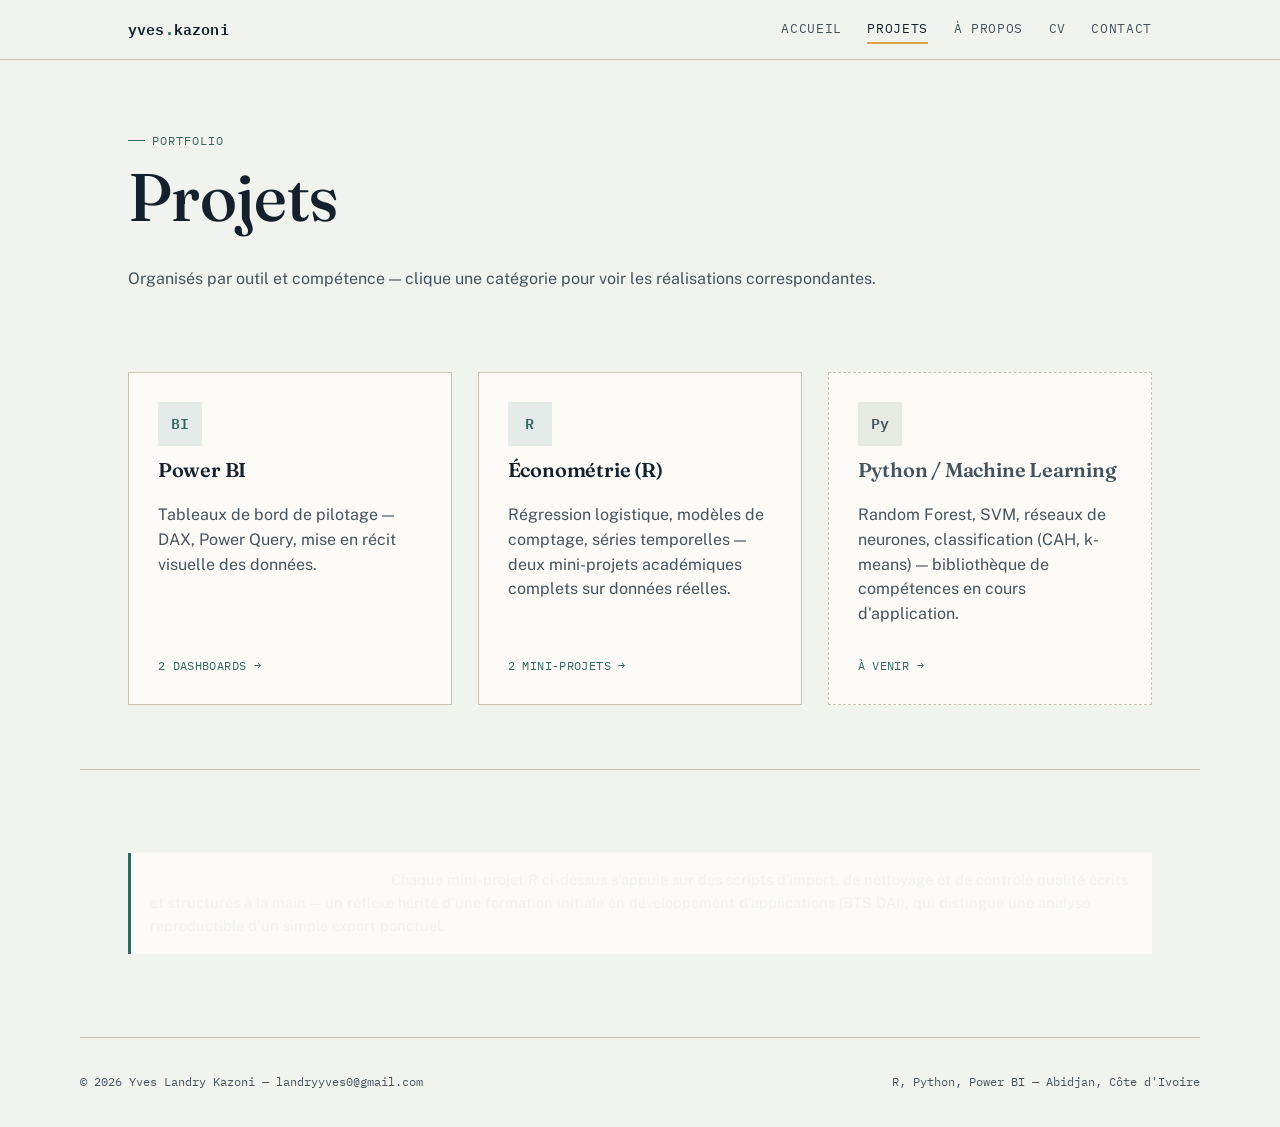
<file: projets.html>
<!DOCTYPE html>
<html lang="fr">
<head>
<meta charset="UTF-8">
<meta name="viewport" content="width=device-width, initial-scale=1.0">
<title>Projets — Yves Landry Kazoni</title>
<meta name="description" content="Projets de Yves Landry Kazoni classés par outil : Power BI, Économétrie R, Python/Machine Learning.">
<link rel="preconnect" href="https://fonts.googleapis.com">
<link href="https://fonts.googleapis.com/css2?family=Fraunces:opsz,wght@9..144,400..600&family=Public+Sans:wght@400;500;600&family=IBM+Plex+Mono:wght@400;500;600&display=swap" rel="stylesheet">
<link rel="stylesheet" href="style.css">
</head>
<body>

<header class="site-header">
  <nav class="nav wrap">
    <a href="index.html" class="brand">yves<span>.</span>kazoni</a>
    <button class="nav-toggle" aria-expanded="false" aria-label="Ouvrir le menu">Menu</button>
    <ul class="nav-links">
      <li><a href="index.html">Accueil</a></li>
      <li><a href="projets.html" aria-current="page">Projets</a></li>
      <li><a href="a-propos.html">À propos</a></li>
      <li><a href="cv.html">CV</a></li>
      <li><a href="contact.html">Contact</a></li>
    </ul>
  </nav>
</header>

<main>
  <section class="wrap" style="padding-top: clamp(2.5rem, 5vw, 4rem);">
    <p class="eyebrow">Portfolio</p>
    <h1>Projets</h1>
    <p class="lede">Organisés par outil et compétence — clique une catégorie pour voir
       les réalisations correspondantes.</p>
  </section>

  <section class="wrap" style="padding-top: 0;">
    <div class="category-grid">

      <a href="powerbi.html" class="category-card">
        <span class="category-icon">BI</span>
        <h3>Power BI</h3>
        <p>Tableaux de bord de pilotage — DAX, Power Query, mise en récit
           visuelle des données.</p>
        <span class="cta">2 dashboards →</span>
      </a>

      <a href="econometrie.html" class="category-card">
        <span class="category-icon">R</span>
        <h3>Économétrie (R)</h3>
        <p>Régression logistique, modèles de comptage, séries temporelles —
           deux mini-projets académiques complets sur données réelles.</p>
        <span class="cta">2 mini-projets →</span>
      </a>

      <a href="machine-learning.html" class="category-card is-soon">
        <span class="category-icon">Py</span>
        <h3>Python / Machine Learning</h3>
        <p>Random Forest, SVM, réseaux de neurones, classification (CAH,
           k-means) — bibliothèque de compétences en cours d'application.</p>
        <span class="cta">À venir →</span>
      </a>

    </div>
  </section>

  <section class="wrap section-border-top">
    <div class="highlight-strip" style="background:transparent; padding:0;">
      <div class="callout" style="border-color: var(--teal);">
        <p><strong>Développement &amp; automatisation.</strong> Chaque mini-projet
           R ci-dessus s'appuie sur des scripts d'import, de nettoyage et de
           contrôle qualité écrits et structurés à la main — un réflexe hérité
           d'une formation initiale en développement d'applications (BTS DAI),
           qui distingue une analyse reproductible d'un simple export ponctuel.</p>
      </div>
    </div>
  </section>
</main>

<footer class="site-footer wrap">
  <span>© 2026 Yves Landry Kazoni — landryyves0@gmail.com</span>
  <span>R, Python, Power BI — Abidjan, Côte d'Ivoire</span>
</footer>

<script src="script.js"></script>
</body>
</html>
</file>
<file: style.css>
/* =========================================================
   PORTFOLIO — DATA / ECONOMETRICS / ML
   Design tokens
   ========================================================= */

:root {
  /* Palette */
  --paper:      #F1F3EF;   /* fond papier gris-vert pâle */
  --paper-dim:  #E7E9E3;
  --ink:        #14202B;   /* encre bleu-nuit, quasi noir */
  --ink-soft:   #45535C;
  --teal:       #33665F;   /* accent primaire — vert-sarcelle profond */
  --teal-dim:   #E4EBE8;
  --amber:      #D9A441;   /* accent secondaire — ambre, "coefficient significatif" */
  --line:       #C9C2B4;   /* gris-ligne, quadrillage */
  --white:      #FCFBF8;

  /* Type */
  --font-display: "Fraunces", "Iowan Old Style", Georgia, serif;
  --font-body: "Public Sans", "Inter", -apple-system, BlinkMacSystemFont, sans-serif;
  --font-mono: "IBM Plex Mono", "SFMono-Regular", Menlo, Consolas, monospace;

  /* Rythme */
  --radius: 2px;
  --max-w: 1120px;
  --gutter: clamp(1.25rem, 4vw, 3rem);
}

@media (prefers-reduced-motion: reduce) {
  *, *::before, *::after {
    animation-duration: 0.001ms !important;
    animation-iteration-count: 1 !important;
    transition-duration: 0.001ms !important;
    scroll-behavior: auto !important;
  }
}

* { box-sizing: border-box; }

html { scroll-behavior: smooth; }

body {
  margin: 0;
  background: var(--paper);
  color: var(--ink);
  font-family: var(--font-body);
  font-size: 16px;
  line-height: 1.55;
  -webkit-font-smoothing: antialiased;
}

img, svg { max-width: 100%; display: block; }

a { color: inherit; }

a:focus-visible,
button:focus-visible,
input:focus-visible,
textarea:focus-visible {
  outline: 2px solid var(--teal);
  outline-offset: 3px;
}

.wrap {
  max-width: var(--max-w);
  margin: 0 auto;
  padding-left: var(--gutter);
  padding-right: var(--gutter);
}

h1, h2, h3, h4 {
  font-family: var(--font-display);
  font-weight: 600;
  line-height: 1.08;
  margin: 0 0 0.5em;
  letter-spacing: -0.01em;
}

h1 { font-size: clamp(2.4rem, 5vw + 1rem, 4.2rem); font-weight: 500; }
h2 { font-size: clamp(1.7rem, 2.4vw + 1rem, 2.5rem); }
h3 { font-size: 1.25rem; }

p { margin: 0 0 1em; color: var(--ink-soft); }

.mono {
  font-family: var(--font-mono);
  font-size: 0.8rem;
  letter-spacing: 0.04em;
  text-transform: uppercase;
}

.eyebrow {
  font-family: var(--font-mono);
  font-size: 0.78rem;
  letter-spacing: 0.08em;
  text-transform: uppercase;
  color: var(--teal);
  display: inline-flex;
  align-items: center;
  gap: 0.5em;
  margin-bottom: 0.9em;
}

.eyebrow::before {
  content: "";
  width: 1.4em;
  height: 1px;
  background: var(--teal);
  display: inline-block;
}

/* ---------- Nav ---------- */

.site-header {
  position: sticky;
  top: 0;
  z-index: 50;
  background: rgba(241, 243, 239, 0.88);
  backdrop-filter: blur(6px);
  border-bottom: 1px solid var(--line);
}

.nav {
  display: flex;
  align-items: center;
  justify-content: space-between;
  padding-top: 1.1rem;
  padding-bottom: 1.1rem;
}

.brand {
  font-family: var(--font-mono);
  font-size: 0.95rem;
  font-weight: 600;
  text-decoration: none;
  color: var(--ink);
  letter-spacing: 0.01em;
}

.brand span { color: var(--teal); }

.nav-links {
  display: flex;
  gap: clamp(1.1rem, 2vw, 2.2rem);
  list-style: none;
  margin: 0;
  padding: 0;
  font-family: var(--font-mono);
  font-size: 0.82rem;
  text-transform: uppercase;
  letter-spacing: 0.05em;
}

.nav-links a {
  text-decoration: none;
  color: var(--ink-soft);
  position: relative;
  padding-bottom: 3px;
}

.nav-links a:hover,
.nav-links a[aria-current="page"] {
  color: var(--ink);
}

.nav-links a[aria-current="page"]::after {
  content: "";
  position: absolute;
  left: 0; right: 0; bottom: -4px;
  height: 2px;
  background: var(--amber);
}

.nav-toggle {
  display: none;
  background: none;
  border: 1px solid var(--line);
  padding: 0.4rem 0.6rem;
  font-family: var(--font-mono);
  font-size: 0.75rem;
  cursor: pointer;
}

@media (max-width: 720px) {
  .nav-toggle { display: inline-block; }
  .nav-links {
    position: absolute;
    left: 0; right: 0; top: 100%;
    background: var(--paper);
    border-bottom: 1px solid var(--line);
    flex-direction: column;
    gap: 0;
    display: none;
  }
  .nav-links.open { display: flex; }
  .nav-links li { border-top: 1px solid var(--line); }
  .nav-links a { display: block; padding: 0.9rem var(--gutter); }
}

/* ---------- Buttons ---------- */

.btn {
  display: inline-flex;
  align-items: center;
  justify-content: center;
  gap: 0.55em;
  font-family: var(--font-mono);
  font-size: 0.82rem;
  font-weight: 600;
  text-transform: uppercase;
  letter-spacing: 0.04em;
  text-decoration: none;
  padding: 0.9em 1.6em;
  border: 1px solid var(--ink);
  border-radius: var(--radius);
  transition: background 0.15s ease, color 0.15s ease, transform 0.15s ease, border-color 0.15s ease;
}

.btn-primary {
  background: var(--ink);
  color: var(--white);
}
.btn-primary:hover { background: var(--teal); border-color: var(--teal); transform: translateY(-2px); }

.btn-secondary,
.btn-ghost {
  background: transparent;
  color: var(--ink);
}
.btn-secondary:hover,
.btn-ghost:hover { background: var(--ink); color: var(--white); transform: translateY(-2px); }

.btn-row { display: flex; gap: 0.9rem; flex-wrap: wrap; }

/* =========================================================
   HERO — texte à gauche, portrait à droite
   ========================================================= */

.hero {
  padding: clamp(1.5rem, 3vw, 2.5rem) 0 clamp(2.5rem, 6vw, 4rem);
  display: grid;
  grid-template-columns: 1.15fr 0.85fr;
  gap: clamp(2.5rem, 5vw, 5rem);
  align-items: center;
}

@media (max-width: 860px) {
  .hero { grid-template-columns: 1fr; text-align: center; }
}

.hero-content { max-width: 640px; }

@media (max-width: 860px) {
  .hero-content { max-width: 620px; margin: 0 auto; }
}

.hero .lede {
  font-size: 1.12rem;
  max-width: 48ch;
}

@media (max-width: 860px) {
  .hero .lede { margin-left: auto; margin-right: auto; }
}

.hero .description {
  max-width: 52ch;
  font-size: 1rem;
}

@media (max-width: 860px) {
  .hero .description { margin-left: auto; margin-right: auto; }
}

.hero-actions {
  display: flex;
  align-items: center;
  gap: 1rem;
  flex-wrap: wrap;
}

@media (max-width: 860px) {
  .hero-actions { justify-content: center; }
}

@media (max-width: 500px) {
  .hero-actions { flex-direction: column; width: 100%; }
  .hero-actions .btn { width: 100%; }
}

/* ---------- Portrait : cadre arrondi étincelant ---------- */

.hero-photo {
  display: flex;
  justify-content: center;
  align-items: center;
}

.photo-frame {
  position: relative;
  width: min(100%, 320px);
  aspect-ratio: 1 / 1;
  border-radius: 50%;
  padding: 6px; /* épaisseur du liseré scintillant */
  background: conic-gradient(
    from var(--frame-angle, 0deg),
    var(--amber),
    var(--teal),
    var(--amber) 50%,
    var(--teal) 75%,
    var(--amber)
  );
  animation: frame-spin 6s linear infinite;
  box-shadow:
    0 25px 60px rgba(20, 32, 43, 0.22),
    0 0 0 1px rgba(20, 32, 43, 0.04);
}

.photo-frame img {
  width: 100%;
  height: 100%;
  display: block;
  object-fit: cover;
  object-position: center top;
  border-radius: 50%;
  background: var(--paper-dim);
  border: 3px solid var(--paper); /* petit liseré clair entre le dégradé et la photo */
}

/* étincelles : petits points lumineux qui pulsent autour du cercle */
.photo-frame::before,
.photo-frame::after {
  content: "";
  position: absolute;
  width: 14px;
  height: 14px;
  border-radius: 50%;
  background: var(--amber);
  box-shadow: 0 0 14px 4px rgba(217, 164, 65, 0.65);
  animation: sparkle 2.4s ease-in-out infinite;
}

.photo-frame::before { top: 4%; right: 4%; }
.photo-frame::after  { bottom: 8%; left: 0%; animation-delay: 1.1s; background: var(--teal); box-shadow: 0 0 14px 4px rgba(51, 102, 95, 0.55); }

@property --frame-angle {
  syntax: '<angle>';
  inherits: false;
  initial-value: 0deg;
}

@keyframes frame-spin {
  to { --frame-angle: 360deg; }
}

@keyframes sparkle {
  0%, 100% { transform: scale(0.6); opacity: 0.4; }
  50% { transform: scale(1.15); opacity: 1; }
}

@media (prefers-reduced-motion: reduce) {
  .photo-frame { animation: none; }
  .photo-frame::before, .photo-frame::after { animation: none; opacity: 0.85; }
}

@media (max-width: 860px) {
  .photo-frame { width: min(72vw, 320px); margin: 0 auto; }
}

/* ---------- Sections ---------- */

section { padding: clamp(2.5rem, 5vw, 4.5rem) 0; }

.section-border-top { border-top: 1px solid var(--line); }

.pillars {
  display: grid;
  grid-template-columns: repeat(3, 1fr);
  gap: 1px;
  background: var(--line);
  border: 1px solid var(--line);
}

@media (max-width: 760px) {
  .pillars { grid-template-columns: 1fr; }
}

.pillar {
  background: var(--paper);
  padding: 1.8rem;
}

.pillar .mono { color: var(--teal); }

/* ---------- Project cards ---------- */

.project-grid {
  display: grid;
  grid-template-columns: repeat(auto-fill, minmax(300px, 1fr));
  gap: 1.4rem;
}

.card {
  background: var(--white);
  border: 1px solid var(--line);
  padding: 1.6rem;
  display: flex;
  flex-direction: column;
  gap: 0.9rem;
  transition: border-color 0.15s ease, transform 0.15s ease;
}

.card:hover { border-color: var(--teal); transform: translateY(-2px); }

.tag-row { display: flex; flex-wrap: wrap; gap: 0.4rem; }

.tag {
  font-family: var(--font-mono);
  font-size: 0.68rem;
  text-transform: uppercase;
  letter-spacing: 0.04em;
  padding: 0.25em 0.6em;
  border: 1px solid var(--line);
  color: var(--ink-soft);
}

.card-links { display: flex; gap: 1rem; margin-top: auto; font-family: var(--font-mono); font-size: 0.78rem; }
.card-links a { text-decoration: underline; text-underline-offset: 3px; }

.card.is-placeholder { border-style: dashed; color: var(--ink-soft); }
.card.is-placeholder p { color: var(--ink-soft); font-size: 0.92rem; }

/* ---------- Timeline (CV) ---------- */

.timeline { border-left: 1px solid var(--line); margin-left: 0.4rem; }

.timeline-item {
  position: relative;
  padding: 0 0 2.2rem 1.8rem;
}

.timeline-item::before {
  content: "";
  position: absolute;
  left: -5px; top: 0.35rem;
  width: 9px; height: 9px;
  background: var(--amber);
  border-radius: 50%;
}

.timeline-item .mono { color: var(--ink-soft); margin-bottom: 0.3em; display: block; }

/* ---------- Skill matrix ---------- */

.skill-group + .skill-group { margin-top: 1.8rem; }

.skill-row {
  display: grid;
  grid-template-columns: 140px 1fr;
  align-items: center;
  gap: 1rem;
  padding: 0.5rem 0;
  border-bottom: 1px solid var(--line);
}

.skill-name { font-family: var(--font-mono); font-size: 0.82rem; }

.skill-bar { height: 6px; background: var(--paper-dim); position: relative; }
.skill-bar span {
  position: absolute; left: 0; top: 0; bottom: 0;
  background: var(--teal);
}

/* ---------- Contact ---------- */

.contact-grid {
  display: grid;
  grid-template-columns: 1fr 1fr;
  gap: clamp(2rem, 4vw, 4rem);
}

@media (max-width: 760px) { .contact-grid { grid-template-columns: 1fr; } }

.contact-list { list-style: none; margin: 0; padding: 0; }
.contact-list li {
  border-bottom: 1px solid var(--line);
  padding: 1rem 0;
  display: flex;
  justify-content: space-between;
  align-items: baseline;
  font-family: var(--font-mono);
  font-size: 0.92rem;
}
.contact-list li a { text-decoration: none; }
.contact-list li a:hover { color: var(--teal); }

form.contact-form { display: flex; flex-direction: column; gap: 1rem; }

.field { display: flex; flex-direction: column; gap: 0.4rem; }
.field label { font-family: var(--font-mono); font-size: 0.75rem; text-transform: uppercase; letter-spacing: 0.05em; color: var(--ink-soft); }
.field input, .field textarea {
  font-family: var(--font-body);
  font-size: 0.95rem;
  padding: 0.7em 0.8em;
  border: 1px solid var(--line);
  background: var(--white);
  color: var(--ink);
  border-radius: var(--radius);
}
.field textarea { resize: vertical; min-height: 120px; }

/* ---------- Footer ---------- */

.site-footer {
  border-top: 1px solid var(--line);
  padding: 2.2rem 0;
  font-family: var(--font-mono);
  font-size: 0.75rem;
  color: var(--ink-soft);
  display: flex;
  justify-content: space-between;
  flex-wrap: wrap;
  gap: 0.6rem;
}

/* ---------- Placeholder callout ---------- */

.todo {
  background: var(--teal-dim);
  border: 1px dashed var(--teal);
  padding: 0.9rem 1.1rem;
  font-family: var(--font-mono);
  font-size: 0.78rem;
  color: var(--teal);
  margin-bottom: 1.6rem;
}

/* ---------- Portrait / avatar (initiales, autres pages) ---------- */

.avatar {
  width: 132px;
  height: 132px;
  border-radius: 50%;
  background: var(--ink);
  color: var(--white);
  display: flex;
  align-items: center;
  justify-content: center;
  font-family: var(--font-display);
  font-size: 2.6rem;
  font-weight: 600;
  border: 3px solid var(--amber);
  flex-shrink: 0;
}

/* ---------- Sub-navigation (dashboards menu) ---------- */

.subnav {
  background: var(--white);
  border-bottom: 1px solid var(--line);
}

.subnav .wrap {
  display: flex;
  gap: 1.6rem;
  overflow-x: auto;
  padding-top: 0.7rem;
  padding-bottom: 0.7rem;
  font-family: var(--font-mono);
  font-size: 0.78rem;
  text-transform: uppercase;
  letter-spacing: 0.04em;
}

.subnav a {
  white-space: nowrap;
  text-decoration: none;
  color: var(--ink-soft);
  padding-bottom: 2px;
  border-bottom: 2px solid transparent;
}

.subnav a:hover,
.subnav a[aria-current="page"] {
  color: var(--ink);
  border-bottom-color: var(--amber);
}

/* ---------- Dashboard hero (project detail pages) ---------- */

.project-hero {
  padding: 2.2rem 0 1.6rem;
  border-bottom: 1px solid var(--line);
}

.project-hero .breadcrumb {
  font-family: var(--font-mono);
  font-size: 0.75rem;
  color: var(--ink-soft);
  text-decoration: none;
  display: inline-flex;
  align-items: center;
  gap: 0.4em;
  margin-bottom: 1rem;
}
.project-hero .breadcrumb:hover { color: var(--teal); }

.stat-row {
  display: grid;
  grid-template-columns: repeat(auto-fit, minmax(140px, 1fr));
  gap: 1px;
  background: var(--line);
  border: 1px solid var(--line);
  margin-top: 1.6rem;
}

.stat-cell {
  background: var(--white);
  padding: 1rem 1.2rem;
}

.stat-cell .stat-value {
  font-family: var(--font-display);
  font-size: 1.7rem;
  color: var(--ink);
  display: block;
}

.stat-cell .stat-label {
  font-family: var(--font-mono);
  font-size: 0.68rem;
  text-transform: uppercase;
  letter-spacing: 0.04em;
  color: var(--ink-soft);
}

/* ---------- Tabs (interactive tables menu) ---------- */

.tabbar {
  display: flex;
  flex-wrap: wrap;
  gap: 0.4rem;
  border-bottom: 1px solid var(--line);
  margin-bottom: 1.6rem;
  position: sticky;
  top: 65px;
  background: var(--paper);
  padding-top: 0.6rem;
  z-index: 10;
}

.tab-btn {
  font-family: var(--font-mono);
  font-size: 0.78rem;
  text-transform: uppercase;
  letter-spacing: 0.03em;
  background: none;
  border: 1px solid var(--line);
  border-bottom: none;
  padding: 0.6em 1em;
  cursor: pointer;
  color: var(--ink-soft);
  border-radius: 2px 2px 0 0;
}

.tab-btn:hover { color: var(--ink); }

.tab-btn.active {
  color: var(--ink);
  background: var(--white);
  border-color: var(--line);
  font-weight: 600;
}

.tab-btn.active::after {
  content: "";
}

.tab-panel { display: none; }
.tab-panel.active { display: block; animation: fadeIn 0.2s ease; }

@keyframes fadeIn {
  from { opacity: 0; transform: translateY(4px); }
  to { opacity: 1; transform: translateY(0); }
}

/* ---------- Data table (interactive) ---------- */

.table-toolbar {
  display: flex;
  justify-content: space-between;
  align-items: center;
  gap: 1rem;
  margin-bottom: 0.8rem;
  flex-wrap: wrap;
}

.table-search {
  font-family: var(--font-mono);
  font-size: 0.8rem;
  padding: 0.55em 0.8em;
  border: 1px solid var(--line);
  background: var(--white);
  min-width: 220px;
}

.table-scroll {
  overflow-x: auto;
  border: 1px solid var(--line);
  background: var(--white);
}

table.data-table {
  width: 100%;
  border-collapse: collapse;
  font-size: 0.86rem;
}

table.data-table caption {
  text-align: left;
  font-family: var(--font-mono);
  font-size: 0.72rem;
  color: var(--ink-soft);
  padding: 0.6em 0.9em;
  border-bottom: 1px solid var(--line);
}

table.data-table th, table.data-table td {
  padding: 0.55em 0.9em;
  text-align: left;
  border-bottom: 1px solid var(--paper-dim);
  white-space: nowrap;
}

table.data-table thead th {
  font-family: var(--font-mono);
  font-size: 0.7rem;
  text-transform: uppercase;
  letter-spacing: 0.03em;
  color: var(--ink-soft);
  background: var(--paper);
  cursor: pointer;
  user-select: none;
  position: sticky;
  top: 0;
}

table.data-table thead th:hover { color: var(--ink); }

table.data-table thead th.sorted-asc::after { content: " ▲"; font-size: 0.6em; }
table.data-table thead th.sorted-desc::after { content: " ▼"; font-size: 0.6em; }

table.data-table tbody tr:hover { background: var(--teal-dim); }

table.data-table td.num { font-family: var(--font-mono); text-align: right; }

.badge {
  font-family: var(--font-mono);
  font-size: 0.68rem;
  padding: 0.2em 0.55em;
  border-radius: 2px;
  text-transform: uppercase;
}
.badge-ok { background: #E4EBE8; color: var(--teal); }
.badge-warn { background: #FBF0DC; color: #A9762A; }
.badge-bad { background: #F6E4E0; color: #A03A2A; }

.callout {
  border-left: 3px solid var(--teal);
  background: var(--white);
  padding: 1rem 1.2rem;
  margin: 1.2rem 0;
  font-size: 0.92rem;
}
.callout p:last-child { margin-bottom: 0; }

.download-bar {
  display: flex;
  align-items: center;
  gap: 1rem;
  flex-wrap: wrap;
  background: var(--white);
  border: 1px solid var(--line);
  padding: 1rem 1.2rem;
  margin: 1.6rem 0;
}
.download-bar .mono { color: var(--ink-soft); }

/* Skills list on CV */
.skill-tags { display: flex; flex-wrap: wrap; gap: 0.5rem; }
.skill-tags .tag { font-size: 0.75rem; padding: 0.35em 0.7em; }

.exp-block { margin-bottom: 0.4rem; }
.exp-block ul { margin: 0.5rem 0 0; padding-left: 1.1rem; }
.exp-block li { margin-bottom: 0.35rem; color: var(--ink-soft); font-size: 0.92rem; }

/* ---------- Power BI gallery ---------- */

.pbix-grid {
  display: grid;
  grid-template-columns: repeat(auto-fill, minmax(320px, 1fr));
  gap: 1.6rem;
}

.pbix-card {
  background: var(--white);
  border: 1px solid var(--line);
  overflow: hidden;
  display: flex;
  flex-direction: column;
  transition: border-color 0.15s ease, transform 0.15s ease;
}

.pbix-card:hover { border-color: var(--teal); transform: translateY(-2px); }

.pbix-thumb-link {
  display: block;
  position: relative;
  border-bottom: 1px solid var(--line);
}

.pbix-thumb-link svg { display: block; width: 100%; height: auto; }

.pbix-thumb-overlay {
  position: absolute;
  inset: 0;
  display: flex;
  align-items: center;
  justify-content: center;
  gap: 0.5em;
  background: rgba(20, 32, 43, 0);
  color: var(--white);
  font-family: var(--font-mono);
  font-size: 0.8rem;
  text-transform: uppercase;
  letter-spacing: 0.05em;
  opacity: 0;
  transition: opacity 0.15s ease, background 0.15s ease;
}

.pbix-card:hover .pbix-thumb-overlay {
  opacity: 1;
  background: rgba(20, 32, 43, 0.55);
}

.pbix-body { padding: 1.4rem; display: flex; flex-direction: column; gap: 0.7rem; flex: 1; }

.pbix-body h3 { margin: 0; }

.pbix-meta {
  font-family: var(--font-mono);
  font-size: 0.7rem;
  color: var(--ink-soft);
  text-transform: uppercase;
  letter-spacing: 0.03em;
}

/* ---------- Category grid (Projets hub) ---------- */

.category-grid {
  display: grid;
  grid-template-columns: repeat(auto-fit, minmax(280px, 1fr));
  gap: 1.6rem;
}

.category-card {
  background: var(--white);
  border: 1px solid var(--line);
  padding: 1.8rem;
  display: flex;
  flex-direction: column;
  gap: 0.8rem;
  text-decoration: none;
  color: inherit;
  transition: border-color 0.15s ease, transform 0.15s ease;
}
.category-card:hover { border-color: var(--teal); transform: translateY(-3px); }

.category-icon {
  width: 44px; height: 44px;
  display: flex; align-items: center; justify-content: center;
  background: var(--teal-dim);
  color: var(--teal);
  font-family: var(--font-mono);
  font-weight: 600;
  font-size: 0.95rem;
}

.category-card.is-soon { border-style: dashed; color: var(--ink-soft); }
.category-card.is-soon .category-icon { background: var(--paper-dim); color: var(--ink-soft); }

.category-card .cta {
  margin-top: auto;
  font-family: var(--font-mono);
  font-size: 0.78rem;
  text-transform: uppercase;
  letter-spacing: 0.03em;
  color: var(--teal);
}

/* ---------- Highlight strip (atout différenciant) ---------- */

.highlight-strip {
  background: var(--ink);
  color: var(--white);
  padding: 0; /* la section générique ajoute du padding vertical ; on le neutralise ici */
}
.highlight-strip .wrap { padding: 0.9rem var(--gutter); display: flex; gap: 1rem; align-items: center; flex-wrap: wrap; }
.highlight-strip .badge-dev {
  font-family: var(--font-mono);
  font-size: 0.68rem;
  text-transform: uppercase;
  letter-spacing: 0.05em;
  background: var(--amber);
  color: var(--ink);
  padding: 0.3em 0.7em;
  flex-shrink: 0;
}
.highlight-strip p { color: var(--paper); margin: 0; font-size: 0.92rem; }
.highlight-strip strong { color: var(--white); }
</file>
